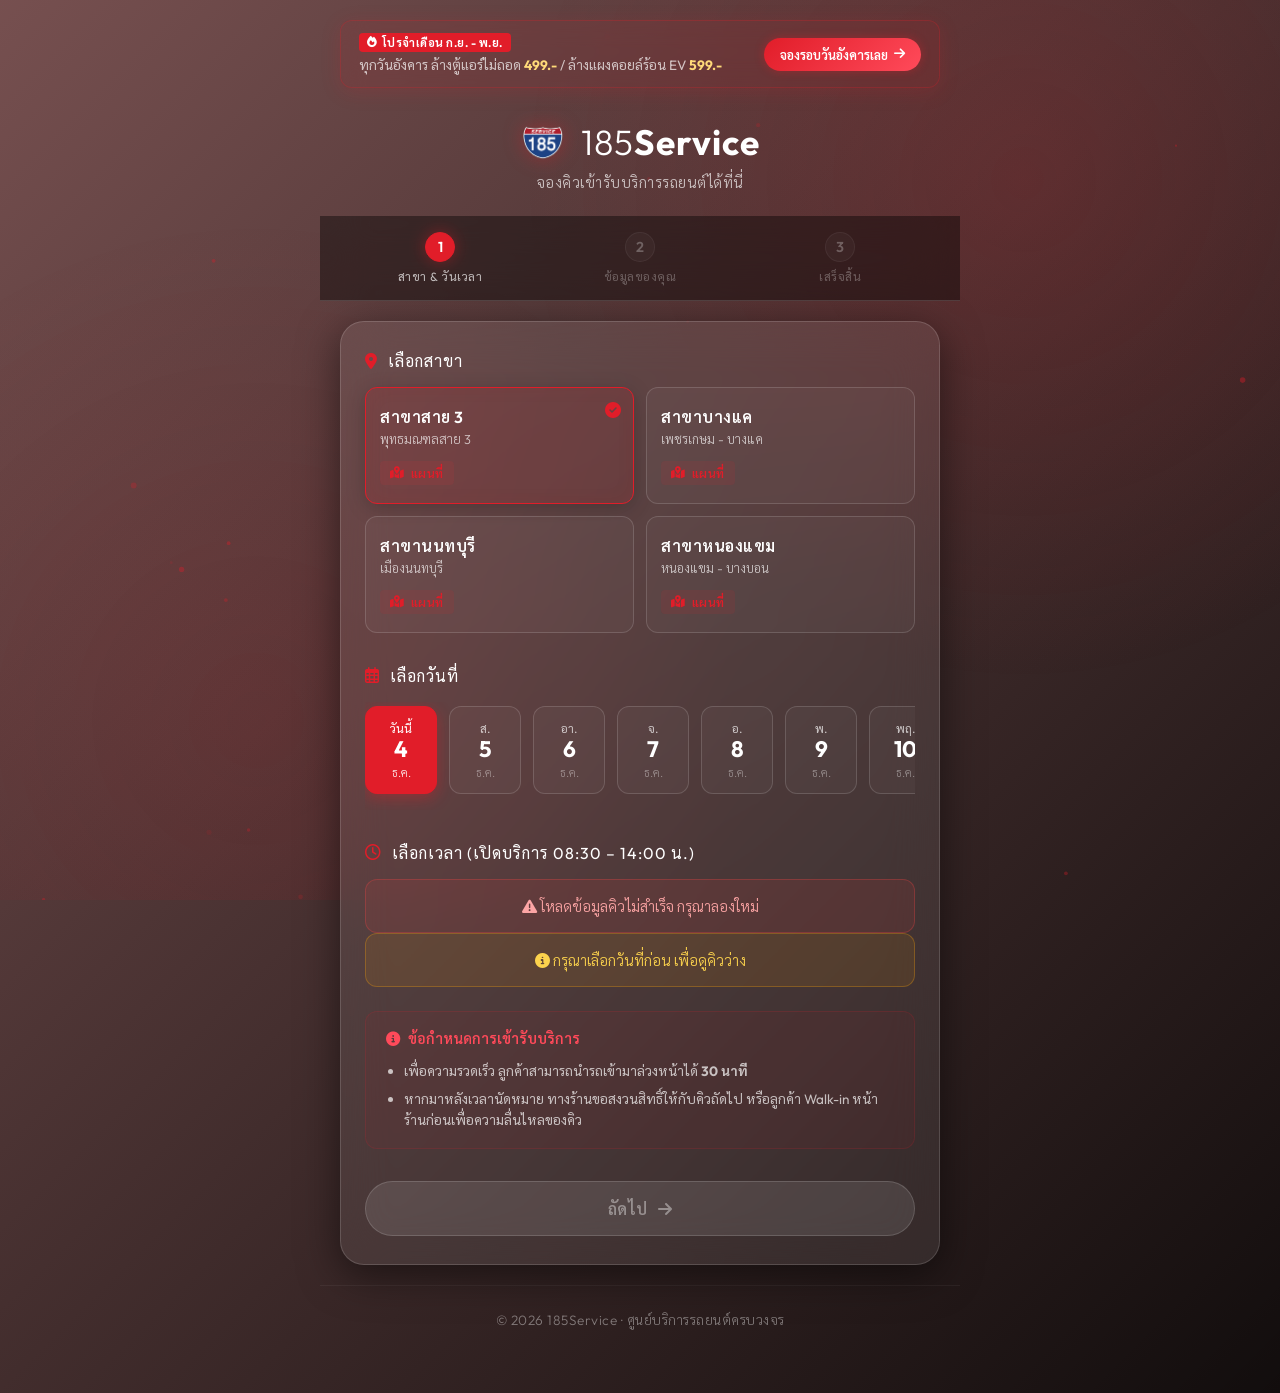
<file: index.html>
<!DOCTYPE html>
<html lang="th">
<head>
  <meta charset="UTF-8">
  <meta name="viewport" content="width=device-width, initial-scale=1.0, maximum-scale=1.0, user-scalable=no">
  <title>จองคิวบริการรถยนต์ - 185Service</title>
  <meta name="description" content="จองคิวเข้ารับบริการรถยนต์กับ 185Service ทั้ง 4 สาขา สาย 3, บางแค, นนทบุรี, หนองแขม">
  <meta name="theme-color" content="#0a0a0a">
  <link href="https://fonts.googleapis.com/css2?family=Outfit:wght@300;400;600;700&family=Sarabun:wght@300;400;600;700&display=swap" rel="stylesheet">
  <link rel="stylesheet" href="style.css">
  <!-- Flatpickr removed for custom date roller -->
  <link rel="stylesheet" href="https://cdnjs.cloudflare.com/ajax/libs/font-awesome/6.4.0/css/all.min.css">
</head>
<body>
  <div class="background-decor">
    <canvas id="particleCanvas"></canvas>
    <div class="glow-circle primary-glow"></div>
    <div class="glow-circle secondary-glow"></div>
  </div>

  <div class="container">
    <!-- Sticky Promo Banner -->
    <div class="promo-banner" id="promoBanner">
      <div class="promo-banner-content">
        <span class="promo-banner-badge"><i class="fa-solid fa-fire"></i> โปรจำเดือน ก.ย. - พ.ย.</span>
        <span class="promo-banner-text">ทุกวันอังคาร ล้างตู้แอร์ไม่ถอด <strong>499.-</strong> / ล้างแผงคอยล์ร้อน EV <strong>599.-</strong></span>
      </div>
      <button type="button" class="promo-banner-btn" onclick="scrollToDateRoller()">
        จองรอบวันอังคารเลย <i class="fa-solid fa-arrow-right"></i>
      </button>
    </div>

    <!-- Header -->
    <header class="app-header">
      <div class="logo-container">
        <img src="logo.png" alt="185Service Logo" class="brand-logo">
        <h1>185<span>Service</span></h1>
      </div>
      <p class="subtitle">จองคิวเข้ารับบริการรถยนต์ได้ที่นี่</p>
    </header>

    <!-- Step Tracker -->
    <div class="step-tracker">
      <div class="step-item active" id="step1-indicator">
        <div class="step-number">1</div>
        <div class="step-label">สาขา & วันเวลา</div>
      </div>
      <div class="step-item" id="step2-indicator">
        <div class="step-number">2</div>
        <div class="step-label">ข้อมูลของคุณ</div>
      </div>
      <div class="step-item" id="step3-indicator">
        <div class="step-number">3</div>
        <div class="step-label">เสร็จสิ้น</div>
      </div>
    </div>

    <!-- Main Form Card -->
    <div class="booking-card">
      <form id="bookingForm" onsubmit="handleFormSubmit(event)">

        <!-- ═══ STEP 1 ═══ -->
        <section class="form-step active" id="step1">

          <p class="section-title"><i class="fa-solid fa-location-dot"></i> เลือกสาขา</p>
          <div class="branch-grid">
            <label class="branch-card" data-branch="สาย 3">
              <input type="radio" name="branch" value="สาย 3" required checked>
              <div class="branch-card-content">
                <span class="branch-check"><i class="fa-solid fa-circle-check"></i></span>
                <span class="branch-badge-container"></span>
                <h3>สาขาสาย 3</h3>
                <p>พุทธมณฑลสาย 3</p>
                <a href="https://g.page/185service?share" target="_blank" class="map-link" onclick="event.stopPropagation()">
                  <i class="fa-solid fa-map-location-dot"></i> แผนที่
                </a>
              </div>
            </label>

            <label class="branch-card" data-branch="บางแค">
              <input type="radio" name="branch" value="บางแค">
              <div class="branch-card-content">
                <span class="branch-check"><i class="fa-solid fa-circle-check"></i></span>
                <span class="branch-badge-container"></span>
                <h3>สาขาบางแค</h3>
                <p>เพชรเกษม - บางแค</p>
                <a href="https://goo.gl/maps/C2Uupo4dGqGYYdb2A" target="_blank" class="map-link" onclick="event.stopPropagation()">
                  <i class="fa-solid fa-map-location-dot"></i> แผนที่
                </a>
              </div>
            </label>

            <label class="branch-card" data-branch="นนทบุรี">
              <input type="radio" name="branch" value="นนทบุรี">
              <div class="branch-card-content">
                <span class="branch-check"><i class="fa-solid fa-circle-check"></i></span>
                <span class="branch-badge-container"></span>
                <h3>สาขานนทบุรี</h3>
                <p>เมืองนนทบุรี</p>
                <a href="https://maps.app.goo.gl/wNKD2hJgcVCFRywFA" target="_blank" class="map-link" onclick="event.stopPropagation()">
                  <i class="fa-solid fa-map-location-dot"></i> แผนที่
                </a>
              </div>
            </label>

            <label class="branch-card" data-branch="หนองแขม">
              <input type="radio" name="branch" value="หนองแขม">
              <div class="branch-card-content">
                <span class="branch-check"><i class="fa-solid fa-circle-check"></i></span>
                <span class="branch-badge-container"></span>
                <h3>สาขาหนองแขม</h3>
                <p>หนองแขม - บางบอน</p>
                <a href="https://maps.app.goo.gl/d94m3HN3ZQEVDxrSA" target="_blank" class="map-link" onclick="event.stopPropagation()">
                  <i class="fa-solid fa-map-location-dot"></i> แผนที่
                </a>
              </div>
            </label>
          </div>

          <p class="section-title mt-4"><i class="fa-regular fa-calendar-days"></i> เลือกวันที่</p>
          <div class="date-roller-container">
            <div class="date-roller" id="dateRoller">
              <!-- JS will inject date cards here -->
            </div>
            <input type="hidden" id="bookingDate" name="bookingDate" required>
          </div>

          <p class="section-title mt-4"><i class="fa-regular fa-clock"></i> เลือกเวลา (เปิดบริการ 08:30 – 14:00 น.)</p>
          <div class="time-grid hidden" id="timeSlotsLoading">
            <div class="skeleton-slot"></div>
            <div class="skeleton-slot"></div>
            <div class="skeleton-slot"></div>
            <div class="skeleton-slot"></div>
            <div class="skeleton-slot"></div>
            <div class="skeleton-slot"></div>
          </div>
          <div class="time-slots-info error-message hidden" id="timeSlotsError">
            <i class="fa-solid fa-triangle-exclamation"></i> โหลดข้อมูลคิวไม่สำเร็จ กรุณาลองใหม่
          </div>
          <div class="time-slots-info warning-message" id="selectDateWarning">
            <i class="fa-solid fa-circle-info"></i> กรุณาเลือกวันที่ก่อน เพื่อดูคิวว่าง
          </div>
          <div class="time-grid hidden" id="timeGrid"></div>

          <div class="booking-note">
            <p class="note-title"><i class="fa-solid fa-circle-info"></i> ข้อกำหนดการเข้ารับบริการ</p>
            <ul>
              <li>เพื่อความรวดเร็ว ลูกค้าสามารถนำรถเข้ามาล่วงหน้าได้ <strong>30 นาที</strong></li>
              <li>หากมาหลังเวลานัดหมาย ทางร้านขอสงวนสิทธิ์ให้กับคิวถัดไป หรือลูกค้า Walk-in หน้าร้านก่อนเพื่อความลื่นไหลของคิว</li>
            </ul>
          </div>

          <div class="form-navigation mt-4">
            <button type="button" class="btn btn-primary btn-next" onclick="goToStep(2)" disabled id="btnNextStep1">
              ถัดไป <i class="fa-solid fa-arrow-right"></i>
            </button>
          </div>
        </section>

        <!-- ═══ STEP 2 ═══ -->
        <section class="form-step" id="step2">
          <div class="inner-card">
            <p class="section-title"><i class="fa-regular fa-address-card"></i> ข้อมูลผู้ติดต่อ</p>

            <div class="form-group">
              <label for="customerName"><i class="fa-solid fa-user"></i> ชื่อผู้ติดต่อ <span class="required">*</span></label>
              <input type="text" id="customerName" name="customerName" required placeholder="เช่น คุณสมชาย ใจดี">
            </div>

            <div class="form-group">
              <label for="customerPhone"><i class="fa-solid fa-phone"></i> เบอร์โทรศัพท์ <span class="required">*</span></label>
              <input type="tel" id="customerPhone" name="customerPhone" required placeholder="เช่น 0891234567" inputmode="numeric" pattern="[0-9]{9,10}">
            </div>
          </div>

          <div class="inner-card mt-4">
            <p class="section-title"><i class="fa-solid fa-car"></i> ข้อมูลรถยนต์</p>

            <div class="form-group">
              <label for="carLicense"><i class="fa-solid fa-id-card"></i> ทะเบียนรถ <span class="required">*</span></label>
              <input type="text" id="carLicense" name="carLicense" required placeholder="เช่น กข 1234 กรุงเทพฯ" autocomplete="off">
            </div>

             <div class="form-group">
              <label for="carModel"><i class="fa-solid fa-car-side"></i> ยี่ห้อ / รุ่นรถ <span class="required">*</span></label>
              <input type="text" id="carModel" name="carModel" required placeholder="เช่น Toyota Camry ปี 2022">
            </div>

            <div class="form-group" style="margin-bottom: 0;">
              <label for="serviceDetails"><i class="fa-solid fa-wrench"></i> รายละเอียดบริการ / อาการที่ต้องการแจ้ง</label>
              <textarea id="serviceDetails" name="serviceDetails" rows="3" placeholder="ระบุบริการที่ต้องการ หรืออาการชำรุด เช่น เช็คระยะ เปลี่ยนน้ำมัน แอร์ไม่เย็น"></textarea>
              <div class="symptom-tags">
                <span class="tag-btn" onclick="addSymptom('เช็คแอร์')">เช็คแอร์</span>
                <span class="tag-btn" onclick="addSymptom('แอร์ไม่เย็นมีแต่ลมร้อน')">แอร์ไม่เย็นมีแต่ลมร้อน</span>
                <span class="tag-btn" onclick="addSymptom('แอร์เย็นข้างเดียว')">แอร์เย็นข้างเดียว</span>
                <span class="tag-btn" onclick="addSymptom('แอร์มีกลิ่นเหม็นอับ')">แอร์มีกลิ่นเหม็นอับ</span>
                <span class="tag-btn" onclick="addSymptom('แอร์มีเสียงดัง')">แอร์มีเสียงดัง</span>
                <span class="tag-btn" onclick="addSymptom('ขับเย็นจอดไม่เย็น')">ขับเย็นจอดไม่เย็น</span>
              </div>
            </div>
          </div>

          <div class="booking-note">
            <p class="note-title"><i class="fa-solid fa-circle-info"></i> ข้อกำหนดการเข้ารับบริการ</p>
            <ul>
              <li>เพื่อความรวดเร็ว ลูกค้าสามารถนำรถเข้ามาล่วงหน้าได้ <strong>30 นาที</strong></li>
              <li>หากมาหลังเวลานัดหมาย ทางร้านขอสงวนสิทธิ์ให้กับคิวถัดไป หรือลูกค้า Walk-in หน้าร้านก่อนเพื่อความลื่นไหลของคิว</li>
            </ul>
          </div>

          <div class="form-navigation">
            <button type="button" class="btn btn-secondary" onclick="goToStep(1)">
              <i class="fa-solid fa-arrow-left"></i> ย้อนกลับ
            </button>
            <button type="submit" class="btn btn-primary" id="btnSubmit">
              ยืนยันการจอง <i class="fa-solid fa-circle-check"></i>
            </button>
          </div>
        </section>

        <!-- ═══ STEP 3 SUCCESS ═══ -->
        <section class="form-step success-container" id="step3">
          <div class="success-checkmark">
            <svg class="checkmark" xmlns="http://www.w3.org/2000/svg" viewBox="0 0 52 52">
              <circle class="checkmark__circle" cx="26" cy="26" r="25" fill="none"/>
              <path class="checkmark__check" fill="none" d="M14.1 27.2l7.1 7.2 16.7-16.8"/>
            </svg>
          </div>
          <h2>จองคิวสำเร็จ! 🎉</h2>
          <p>ระบบบันทึกข้อมูลและแจ้งแอดมินเรียบร้อยแล้วครับ</p>

          <div class="booking-summary-card">
            <h3><i class="fa-solid fa-receipt"></i> สรุปการจอง</h3>
            <div class="summary-row">
              <span class="summary-label">สาขา</span>
              <span class="summary-value" id="sumBranch">-</span>
            </div>
            <div class="summary-row">
              <span class="summary-label">วันเวลาที่นัด</span>
              <span class="summary-value highlight" id="sumDateTime">-</span>
            </div>
            <div class="summary-row">
              <span class="summary-label">ชื่อ</span>
              <span class="summary-value" id="sumName">-</span>
            </div>
            <div class="summary-row">
              <span class="summary-label">ทะเบียน / รุ่น</span>
              <span class="summary-value" id="sumCar">-</span>
            </div>
          </div>

          <div class="success-actions">
            <button type="button" class="btn btn-secondary" onclick="resetForm()">
              <i class="fa-solid fa-rotate-left"></i> จองคิวใหม่
            </button>
          </div>
        </section>

      </form>
    </div>

    <footer class="app-footer-info">
      <p>© 2026 185Service · ศูนย์บริการรถยนต์ครบวงจร</p>
    </footer>
  </div>

  <!-- Flatpickr removed -->
  <script src="app.js"></script>
</body>
</html>
</file>
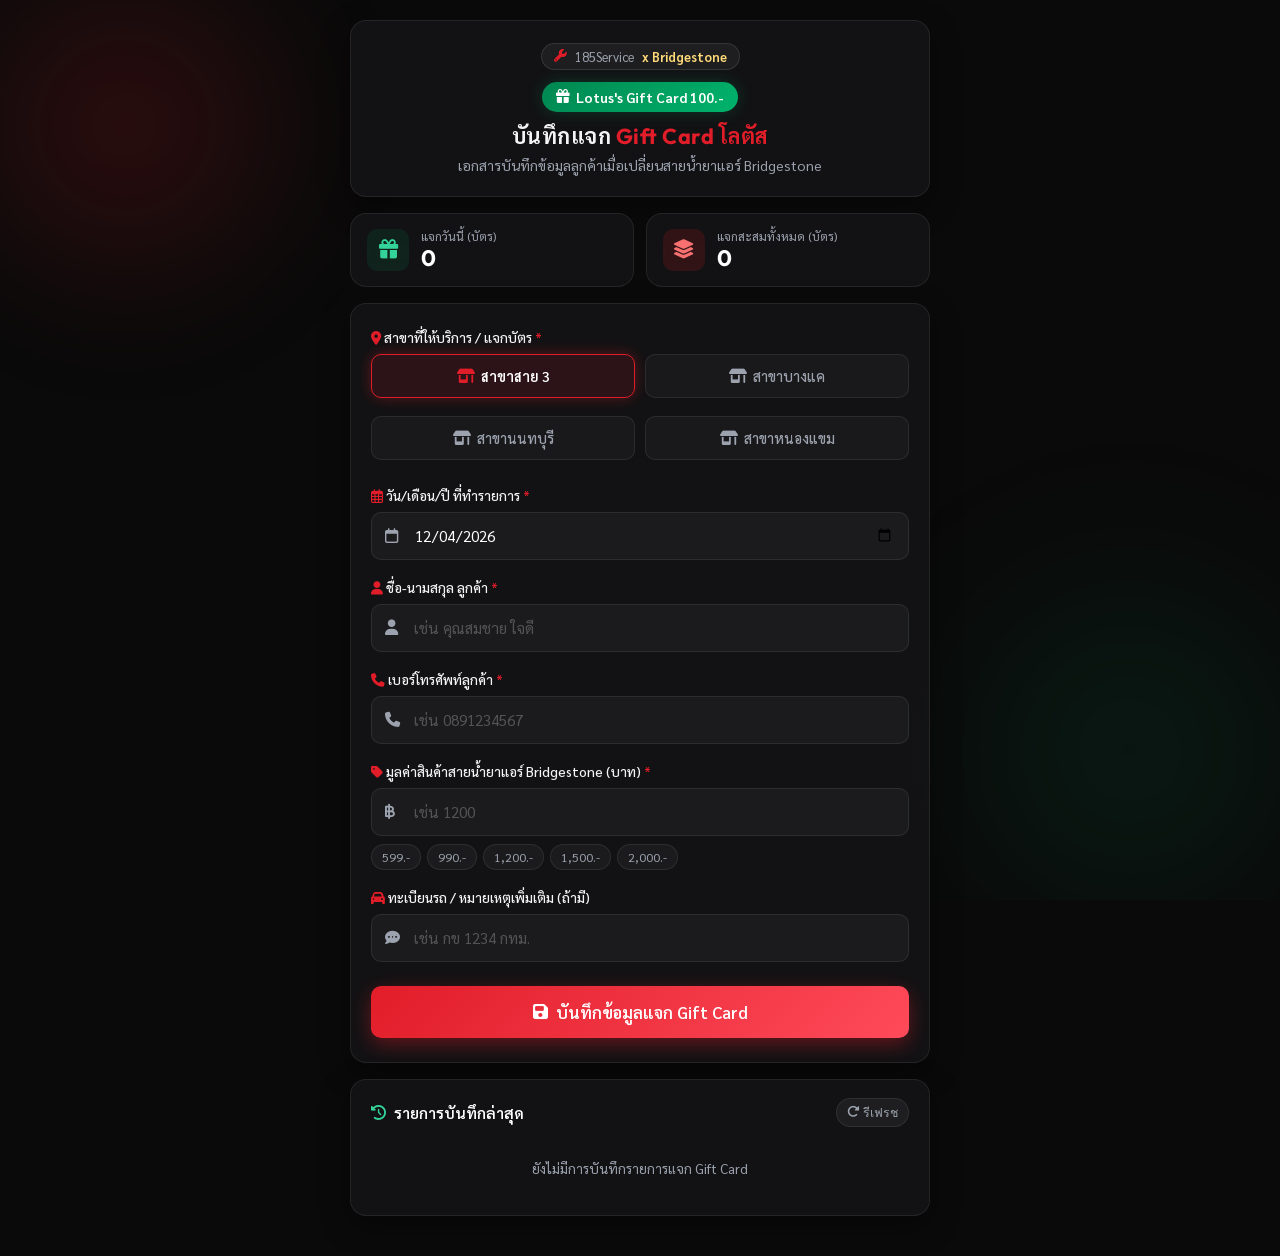
<file: promotionxbrid/index.html>
<!DOCTYPE html>
<html lang="th">
<head>
  <meta charset="UTF-8">
  <meta name="viewport" content="width=device-width, initial-scale=1.0, maximum-scale=1.0, user-scalable=no">
  <title>บันทึกแจก Gift Card Lotus's 100.- | 185Service x Bridgestone</title>
  <meta name="description" content="ระบบบันทึกข้อมูลลูกค้าที่ได้รับบัตรของขวัญโลตัส 100 บาท เมื่อเปลี่ยนสายน้ำยาแอร์ Bridgestone">
  <meta name="theme-color" content="#0a0a0a">
  <link href="https://fonts.googleapis.com/css2?family=Outfit:wght@300;400;600;700&family=Sarabun:wght@300;400;500;600;700&display=swap" rel="stylesheet">
  <link rel="stylesheet" href="https://cdnjs.cloudflare.com/ajax/libs/font-awesome/6.4.0/css/all.min.css">
  <style>
    :root {
      --bg: #0a0a0a;
      --card-bg: rgba(22, 22, 24, 0.75);
      --card-border: rgba(255, 255, 255, 0.08);
      --red: #e11d29;
      --red-glow: rgba(225, 29, 41, 0.35);
      --lotus-green: #008751;
      --lotus-glow: rgba(0, 135, 81, 0.3);
      --text: #f4f4f6;
      --text-dim: #9ca3af;
      --radius: 16px;
      --radius-sm: 10px;
      --transition: 0.25s cubic-bezier(0.4, 0, 0.2, 1);
    }

    * {
      box-sizing: border-box;
      margin: 0;
      padding: 0;
      -webkit-tap-highlight-color: transparent;
    }

    body {
      font-family: 'Sarabun', -apple-system, BlinkMacSystemFont, sans-serif;
      background-color: var(--bg);
      color: var(--text);
      min-height: 100vh;
      display: flex;
      justify-content: center;
      padding: 20px 14px 40px;
      position: relative;
      overflow-x: hidden;
    }

    /* Ambient Background Glow */
    .bg-decor {
      position: fixed;
      inset: 0;
      pointer-events: none;
      z-index: 0;
      overflow: hidden;
    }
    .glow-1 {
      position: absolute;
      width: 450px;
      height: 450px;
      top: -100px;
      left: -100px;
      background: radial-gradient(circle, rgba(225, 29, 41, 0.18) 0%, transparent 70%);
      filter: blur(50px);
    }
    .glow-2 {
      position: absolute;
      width: 500px;
      height: 500px;
      bottom: -100px;
      right: -100px;
      background: radial-gradient(circle, rgba(0, 135, 81, 0.14) 0%, transparent 70%);
      filter: blur(60px);
    }

    .container {
      width: 100%;
      max-width: 580px;
      position: relative;
      z-index: 1;
      display: flex;
      flex-direction: column;
      gap: 16px;
    }

    /* Header */
    .header {
      background: var(--card-bg);
      backdrop-filter: blur(16px);
      -webkit-backdrop-filter: blur(16px);
      border: 1px solid var(--card-border);
      border-radius: var(--radius);
      padding: 22px 20px;
      text-align: center;
      position: relative;
      box-shadow: 0 10px 30px rgba(0,0,0,0.4);
    }

    .brand-bar {
      display: inline-flex;
      align-items: center;
      gap: 8px;
      background: rgba(255, 255, 255, 0.05);
      border: 1px solid rgba(255, 255, 255, 0.1);
      padding: 4px 12px;
      border-radius: 99px;
      font-size: 0.8rem;
      color: var(--text-dim);
      margin-bottom: 12px;
    }
    .brand-bar span.highlight {
      color: #ffda79;
      font-weight: 700;
    }

    .gift-badge {
      display: inline-flex;
      align-items: center;
      gap: 6px;
      background: linear-gradient(135deg, #008751 0%, #00b36b 100%);
      color: #fff;
      font-weight: 700;
      font-size: 0.85rem;
      padding: 6px 14px;
      border-radius: 99px;
      box-shadow: 0 0 16px var(--lotus-glow);
      margin-bottom: 10px;
    }

    .header h1 {
      font-family: 'Outfit', 'Sarabun', sans-serif;
      font-size: 1.35rem;
      font-weight: 700;
      letter-spacing: 0.5px;
      margin-bottom: 6px;
      line-height: 1.3;
    }
    .header h1 span {
      color: var(--red);
    }

    .header p {
      font-size: 0.88rem;
      color: var(--text-dim);
    }

    /* Stats Row */
    .stats-grid {
      display: grid;
      grid-template-columns: 1fr 1fr;
      gap: 12px;
    }

    .stat-card {
      background: var(--card-bg);
      backdrop-filter: blur(16px);
      -webkit-backdrop-filter: blur(16px);
      border: 1px solid var(--card-border);
      border-radius: var(--radius);
      padding: 14px 16px;
      display: flex;
      align-items: center;
      gap: 12px;
    }
    .stat-icon {
      width: 42px;
      height: 42px;
      border-radius: 10px;
      display: flex;
      align-items: center;
      justify-content: center;
      font-size: 1.2rem;
      flex-shrink: 0;
    }
    .stat-icon.green {
      background: rgba(0, 135, 81, 0.15);
      color: #34d399;
    }
    .stat-icon.red {
      background: rgba(225, 29, 41, 0.15);
      color: #f87171;
    }
    .stat-info {
      display: flex;
      flex-direction: column;
    }
    .stat-label {
      font-size: 0.76rem;
      color: var(--text-dim);
    }
    .stat-value {
      font-size: 1.4rem;
      font-weight: 700;
      font-family: 'Outfit', sans-serif;
      color: #fff;
    }

    /* Main Form */
    .form-card {
      background: var(--card-bg);
      backdrop-filter: blur(16px);
      -webkit-backdrop-filter: blur(16px);
      border: 1px solid var(--card-border);
      border-radius: var(--radius);
      padding: 24px 20px;
      box-shadow: 0 10px 30px rgba(0,0,0,0.4);
    }

    .form-section-title {
      font-size: 0.95rem;
      font-weight: 600;
      color: #fff;
      display: flex;
      align-items: center;
      gap: 8px;
      margin-bottom: 16px;
      padding-bottom: 8px;
      border-bottom: 1px solid rgba(255, 255, 255, 0.06);
    }
    .form-section-title i {
      color: var(--red);
    }

    .form-group {
      margin-bottom: 18px;
    }

    .form-group label {
      display: block;
      font-size: 0.85rem;
      font-weight: 500;
      color: var(--text);
      margin-bottom: 8px;
    }
    .form-group label span.req {
      color: var(--red);
    }

    /* Branch Radio Buttons */
    .branch-selector {
      display: grid;
      grid-template-columns: 1fr 1fr;
      gap: 10px;
    }

    .branch-option {
      position: relative;
      cursor: pointer;
    }

    .branch-option input {
      position: absolute;
      opacity: 0;
      width: 0;
      height: 0;
    }

    .branch-option-box {
      background: rgba(255, 255, 255, 0.03);
      border: 1px solid var(--card-border);
      border-radius: var(--radius-sm);
      padding: 12px 10px;
      text-align: center;
      transition: var(--transition);
      display: flex;
      align-items: center;
      justify-content: center;
      gap: 6px;
      font-size: 0.9rem;
      font-weight: 500;
      color: var(--text-dim);
    }

    .branch-option:hover .branch-option-box {
      background: rgba(255, 255, 255, 0.06);
      border-color: rgba(255, 255, 255, 0.2);
      color: #fff;
    }

    .branch-option input:checked + .branch-option-box {
      background: rgba(225, 29, 41, 0.12);
      border-color: var(--red);
      color: #fff;
      font-weight: 600;
      box-shadow: 0 0 14px var(--red-glow);
    }

    .branch-option input:checked + .branch-option-box i {
      color: var(--red);
    }

    /* Inputs */
    .input-wrapper {
      position: relative;
      display: flex;
      align-items: center;
    }

    .input-icon {
      position: absolute;
      left: 14px;
      color: var(--text-dim);
      font-size: 0.95rem;
      pointer-events: none;
      transition: color var(--transition);
    }

    .form-input {
      width: 100%;
      height: 48px;
      background: rgba(255, 255, 255, 0.04);
      border: 1px solid var(--card-border);
      border-radius: var(--radius-sm);
      padding: 0 14px 0 42px;
      font-family: inherit;
      font-size: 0.95rem;
      color: #fff;
      transition: var(--transition);
      outline: none;
    }

    .form-input:focus {
      background: rgba(255, 255, 255, 0.07);
      border-color: var(--red);
      box-shadow: 0 0 0 3px rgba(225, 29, 41, 0.15);
    }

    .form-input:focus ~ .input-icon {
      color: var(--red);
    }

    .form-input::placeholder {
      color: rgba(255, 255, 255, 0.25);
    }

    /* Price Quick Chips */
    .price-chips {
      display: flex;
      flex-wrap: wrap;
      gap: 6px;
      margin-top: 8px;
    }

    .price-chip {
      background: rgba(255, 255, 255, 0.04);
      border: 1px solid var(--card-border);
      border-radius: 99px;
      padding: 4px 10px;
      font-size: 0.76rem;
      color: var(--text-dim);
      cursor: pointer;
      transition: var(--transition);
    }

    .price-chip:hover {
      background: rgba(225, 29, 41, 0.1);
      border-color: var(--red);
      color: #fff;
    }

    .price-chip.active {
      background: var(--red);
      border-color: var(--red);
      color: #fff;
      font-weight: 600;
    }

    /* Submit Button */
    .btn-submit {
      width: 100%;
      height: 52px;
      background: linear-gradient(135deg, var(--red) 0%, #ff4a5a 100%);
      color: #fff;
      border: none;
      border-radius: var(--radius-sm);
      font-family: inherit;
      font-size: 1.05rem;
      font-weight: 600;
      cursor: pointer;
      display: flex;
      align-items: center;
      justify-content: center;
      gap: 8px;
      box-shadow: 0 6px 20px rgba(225, 29, 41, 0.4);
      transition: var(--transition);
      margin-top: 24px;
    }

    .btn-submit:hover:not(:disabled) {
      transform: translateY(-2px);
      box-shadow: 0 8px 25px rgba(225, 29, 41, 0.6);
    }

    .btn-submit:active:not(:disabled) {
      transform: scale(0.98);
    }

    .btn-submit:disabled {
      opacity: 0.6;
      cursor: not-allowed;
      box-shadow: none;
    }

    /* Status Message Banner */
    .msg-banner {
      padding: 12px 14px;
      border-radius: var(--radius-sm);
      font-size: 0.88rem;
      display: none;
      align-items: center;
      gap: 10px;
      margin-top: 14px;
      animation: fadeIn 0.3s ease-out;
    }
    .msg-banner.success {
      display: flex;
      background: rgba(0, 135, 81, 0.15);
      border: 1px solid rgba(0, 135, 81, 0.4);
      color: #34d399;
    }
    .msg-banner.error {
      display: flex;
      background: rgba(225, 29, 41, 0.15);
      border: 1px solid rgba(225, 29, 41, 0.4);
      color: #f87171;
    }

    /* Recent Records Drawer */
    .recent-section {
      background: var(--card-bg);
      backdrop-filter: blur(16px);
      -webkit-backdrop-filter: blur(16px);
      border: 1px solid var(--card-border);
      border-radius: var(--radius);
      padding: 18px 20px;
      box-shadow: 0 10px 30px rgba(0,0,0,0.4);
    }

    .recent-header {
      display: flex;
      justify-content: space-between;
      align-items: center;
      margin-bottom: 12px;
    }
    .recent-header h3 {
      font-size: 0.95rem;
      font-weight: 600;
      color: #fff;
      display: flex;
      align-items: center;
      gap: 8px;
    }
    .btn-refresh {
      background: rgba(255, 255, 255, 0.05);
      border: 1px solid var(--card-border);
      color: var(--text-dim);
      border-radius: 99px;
      padding: 4px 10px;
      font-size: 0.78rem;
      cursor: pointer;
      display: flex;
      align-items: center;
      gap: 4px;
      transition: var(--transition);
    }
    .btn-refresh:hover {
      color: #fff;
      background: rgba(255, 255, 255, 0.1);
    }

    .recent-list {
      display: flex;
      flex-direction: column;
      gap: 8px;
      max-height: 260px;
      overflow-y: auto;
    }
    .recent-list::-webkit-scrollbar {
      width: 4px;
    }
    .recent-list::-webkit-scrollbar-thumb {
      background: rgba(255, 255, 255, 0.15);
      border-radius: 4px;
    }

    .recent-item {
      background: rgba(255, 255, 255, 0.02);
      border: 1px solid rgba(255, 255, 255, 0.05);
      border-radius: var(--radius-sm);
      padding: 10px 12px;
      display: flex;
      justify-content: space-between;
      align-items: center;
      font-size: 0.85rem;
      transition: var(--transition);
    }
    .recent-item:hover {
      background: rgba(255, 255, 255, 0.04);
      border-color: rgba(255, 255, 255, 0.1);
    }
    .recent-item-left {
      display: flex;
      flex-direction: column;
      gap: 2px;
    }
    .recent-item-name {
      font-weight: 600;
      color: #fff;
    }
    .recent-item-sub {
      font-size: 0.75rem;
      color: var(--text-dim);
      display: flex;
      gap: 8px;
    }
    .recent-item-price {
      font-family: 'Outfit', sans-serif;
      font-weight: 700;
      color: #34d399;
      font-size: 0.95rem;
    }

    .empty-state {
      text-align: center;
      padding: 20px 10px;
      color: var(--text-dim);
      font-size: 0.85rem;
    }

    /* Modal Popup */
    .modal-overlay {
      position: fixed;
      inset: 0;
      background: rgba(0, 0, 0, 0.75);
      backdrop-filter: blur(8px);
      -webkit-backdrop-filter: blur(8px);
      z-index: 100;
      display: none;
      align-items: center;
      justify-content: center;
      padding: 20px;
      animation: fadeIn 0.25s ease-out;
    }
    .modal-overlay.active {
      display: flex;
    }
    .modal-card {
      width: 100%;
      max-width: 400px;
      background: #141416;
      border: 1px solid rgba(0, 135, 81, 0.4);
      border-radius: var(--radius);
      padding: 28px 22px;
      text-align: center;
      box-shadow: 0 20px 50px rgba(0,0,0,0.8);
      position: relative;
      animation: scaleUp 0.3s cubic-bezier(0.34, 1.56, 0.64, 1);
    }
    .modal-icon {
      width: 64px;
      height: 64px;
      border-radius: 50%;
      background: rgba(0, 135, 81, 0.15);
      border: 2px solid #008751;
      color: #34d399;
      display: flex;
      align-items: center;
      justify-content: center;
      font-size: 1.8rem;
      margin: 0 auto 16px;
      box-shadow: 0 0 20px var(--lotus-glow);
    }
    .modal-title {
      font-size: 1.25rem;
      font-weight: 700;
      color: #fff;
      margin-bottom: 6px;
    }
    .modal-desc {
      font-size: 0.88rem;
      color: var(--text-dim);
      margin-bottom: 20px;
      line-height: 1.5;
    }
    .modal-card-summary {
      background: rgba(255, 255, 255, 0.04);
      border-radius: var(--radius-sm);
      padding: 12px;
      margin-bottom: 20px;
      text-align: left;
      font-size: 0.85rem;
    }
    .modal-card-summary div {
      display: flex;
      justify-content: space-between;
      margin-bottom: 4px;
    }
    .modal-card-summary div:last-child {
      margin-bottom: 0;
    }
    .modal-card-summary span.val {
      font-weight: 600;
      color: #fff;
    }
    .btn-modal {
      width: 100%;
      height: 46px;
      background: linear-gradient(135deg, #008751 0%, #00b36b 100%);
      color: #fff;
      border: none;
      border-radius: var(--radius-sm);
      font-family: inherit;
      font-size: 0.95rem;
      font-weight: 600;
      cursor: pointer;
      box-shadow: 0 4px 15px var(--lotus-glow);
      transition: var(--transition);
    }
    .btn-modal:hover {
      transform: translateY(-1px);
    }

    @keyframes fadeIn {
      from { opacity: 0; }
      to { opacity: 1; }
    }
    @keyframes scaleUp {
      from { opacity: 0; transform: scale(0.9); }
      to { opacity: 1; transform: scale(1); }
    }
  </style>
</head>
<body>
  <div class="bg-decor">
    <div class="glow-1"></div>
    <div class="glow-2"></div>
  </div>

  <div class="container">
    <!-- Header -->
    <header class="header">
      <div class="brand-bar">
        <i class="fa-solid fa-wrench" style="color: var(--red);"></i> 185Service <span class="highlight">x Bridgestone</span>
      </div>
      <div>
        <span class="gift-badge"><i class="fa-solid fa-gift"></i> Lotus's Gift Card 100.-</span>
      </div>
      <h1>บันทึกแจก <span>Gift Card โลตัส</span></h1>
      <p>เอกสารบันทึกข้อมูลลูกค้าเมื่อเปลี่ยนสายน้ำยาแอร์ Bridgestone</p>
    </header>

    <!-- Stats -->
    <div class="stats-grid">
      <div class="stat-card">
        <div class="stat-icon green"><i class="fa-solid fa-gift"></i></div>
        <div class="stat-info">
          <span class="stat-label">แจกวันนี้ (บัตร)</span>
          <span class="stat-value" id="todayCount">0</span>
        </div>
      </div>
      <div class="stat-card">
        <div class="stat-icon red"><i class="fa-solid fa-layer-group"></i></div>
        <div class="stat-info">
          <span class="stat-label">แจกสะสมทั้งหมด (บัตร)</span>
          <span class="stat-value" id="totalCount">0</span>
        </div>
      </div>
    </div>

    <!-- Main Entry Form -->
    <main class="form-card">
      <form id="promoForm" onsubmit="handleSubmit(event)">
        
        <!-- 1. สาขา -->
        <div class="form-group">
          <label><i class="fa-solid fa-location-dot" style="color: var(--red);"></i> สาขาที่ให้บริการ / แจกบัตร <span class="req">*</span></label>
          <div class="branch-selector">
            <label class="branch-option">
              <input type="radio" name="branch" value="สาย 3" checked onchange="saveBranchPreference('สาย 3')">
              <div class="branch-option-box">
                <i class="fa-solid fa-shop"></i> สาขาสาย 3
              </div>
            </label>
            <label class="branch-option">
              <input type="radio" name="branch" value="บางแค" onchange="saveBranchPreference('บางแค')">
              <div class="branch-option-box">
                <i class="fa-solid fa-shop"></i> สาขาบางแค
              </div>
            </label>
            <label class="branch-option">
              <input type="radio" name="branch" value="นนทบุรี" onchange="saveBranchPreference('นนทบุรี')">
              <div class="branch-option-box">
                <i class="fa-solid fa-shop"></i> สาขานนทบุรี
              </div>
            </label>
            <label class="branch-option">
              <input type="radio" name="branch" value="หนองแขม" onchange="saveBranchPreference('หนองแขม')">
              <div class="branch-option-box">
                <i class="fa-solid fa-shop"></i> สาขาหนองแขม
              </div>
            </label>
          </div>
        </div>

        <!-- 2. วันที่ -->
        <div class="form-group">
          <label for="entryDate"><i class="fa-regular fa-calendar-days" style="color: var(--red);"></i> วัน/เดือน/ปี ที่ทำรายการ <span class="req">*</span></label>
          <div class="input-wrapper">
            <input type="date" id="entryDate" name="entryDate" required class="form-input">
            <i class="fa-regular fa-calendar input-icon"></i>
          </div>
        </div>

        <!-- 3. ชื่อ-นามสกุล -->
        <div class="form-group">
          <label for="customerName"><i class="fa-solid fa-user" style="color: var(--red);"></i> ชื่อ-นามสกุล ลูกค้า <span class="req">*</span></label>
          <div class="input-wrapper">
            <input type="text" id="customerName" name="customerName" required placeholder="เช่น คุณสมชาย ใจดี" class="form-input">
            <i class="fa-solid fa-user input-icon"></i>
          </div>
        </div>

        <!-- 4. เบอร์โทร -->
        <div class="form-group">
          <label for="customerPhone"><i class="fa-solid fa-phone" style="color: var(--red);"></i> เบอร์โทรศัพท์ลูกค้า <span class="req">*</span></label>
          <div class="input-wrapper">
            <input type="tel" id="customerPhone" name="customerPhone" required placeholder="เช่น 0891234567" inputmode="numeric" pattern="[0-9]{9,10}" class="form-input">
            <i class="fa-solid fa-phone input-icon"></i>
          </div>
        </div>

        <!-- 5. มูลค่าสินค้าสายน้ำยาแอร์ -->
        <div class="form-group">
          <label for="productValue"><i class="fa-solid fa-tag" style="color: var(--red);"></i> มูลค่าสินค้าสายน้ำยาแอร์ Bridgestone (บาท) <span class="req">*</span></label>
          <div class="input-wrapper">
            <input type="number" id="productValue" name="productValue" required placeholder="เช่น 1200" step="any" min="0" class="form-input">
            <i class="fa-solid fa-baht-sign input-icon"></i>
          </div>
          <div class="price-chips">
            <span class="price-chip" onclick="setProductPrice(599)">599.-</span>
            <span class="price-chip" onclick="setProductPrice(990)">990.-</span>
            <span class="price-chip" onclick="setProductPrice(1200)">1,200.-</span>
            <span class="price-chip" onclick="setProductPrice(1500)">1,500.-</span>
            <span class="price-chip" onclick="setProductPrice(2000)">2,000.-</span>
          </div>
        </div>

        <!-- 6. หมายเหตุ / ทะเบียนรถ (Optional) -->
        <div class="form-group" style="margin-bottom: 0;">
          <label for="notes"><i class="fa-solid fa-car" style="color: var(--red);"></i> ทะเบียนรถ / หมายเหตุเพิ่มเติม (ถ้ามี)</label>
          <div class="input-wrapper">
            <input type="text" id="notes" name="notes" placeholder="เช่น กข 1234 กทม." class="form-input">
            <i class="fa-solid fa-comment-dots input-icon"></i>
          </div>
        </div>

        <!-- Status Message Banner -->
        <div id="msgBanner" class="msg-banner">
          <i class="fa-solid fa-circle-check"></i>
          <span id="msgText">บันทึกข้อมูลเรียบร้อยแล้ว</span>
        </div>

        <!-- Submit Button -->
        <button type="submit" id="btnSubmit" class="btn-submit">
          <i class="fa-solid fa-floppy-disk"></i> บันทึกข้อมูลแจก Gift Card
        </button>

      </form>
    </main>

    <!-- Recent Records Section -->
    <section class="recent-section">
      <div class="recent-header">
        <h3><i class="fa-solid fa-clock-rotate-left" style="color: #34d399;"></i> รายการบันทึกล่าสุด</h3>
        <button type="button" class="btn-refresh" onclick="loadRecentRecords()">
          <i class="fa-solid fa-rotate-right" id="refreshIcon"></i> รีเฟรช
        </button>
      </div>

      <div class="recent-list" id="recentList">
        <div class="empty-state">
          <i class="fa-solid fa-circle-notch fa-spin"></i> กำลังโหลดรายการ...
        </div>
      </div>
    </section>
  </div>

  <!-- Success Modal Popup -->
  <div class="modal-overlay" id="successModal">
    <div class="modal-card">
      <div class="modal-icon"><i class="fa-solid fa-gift"></i></div>
      <h2 class="modal-title">บันทึกสำเร็จเรียบร้อย!</h2>
      <p class="modal-desc">ข้อมูลถูกบันทึกลง Google Sheet พร้อมนับสถิติการแจก Gift Card Lotus's 100.- เรียบร้อยแล้ว</p>
      
      <div class="modal-card-summary">
        <div><span style="color: var(--text-dim);">ลูกค้า:</span> <span class="val" id="mCust">--</span></div>
        <div><span style="color: var(--text-dim);">สาขา:</span> <span class="val" id="mBranch">--</span></div>
        <div><span style="color: var(--text-dim);">ยอดสายน้ำยาแอร์:</span> <span class="val" id="mPrice">-- บาท</span></div>
      </div>

      <button type="button" class="btn-modal" onclick="closeModalAndReset()">
        <i class="fa-solid fa-plus"></i> บันทึกรายการถัดไป
      </button>
    </div>
  </div>

  <script src="/promotionxbrid.js"></script>
</body>
</html>
</file>
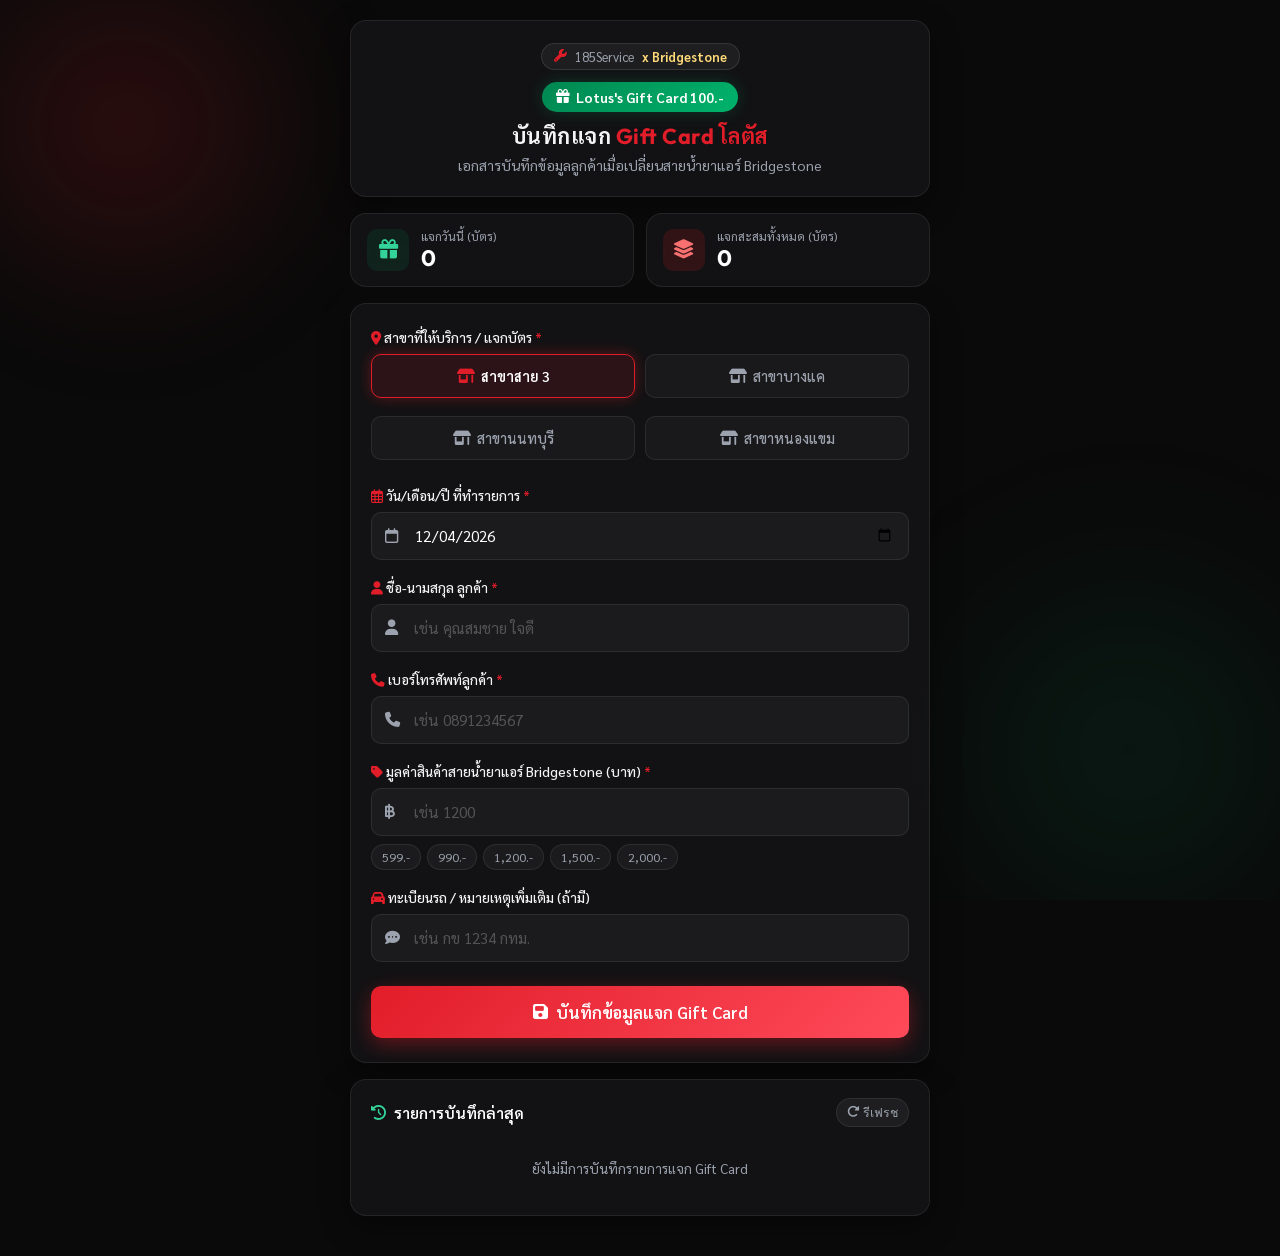
<file: promotionxbrid.html>
﻿<!DOCTYPE html>
<html lang="th">
<head>
  <meta charset="UTF-8">
  <meta name="viewport" content="width=device-width, initial-scale=1.0, maximum-scale=1.0, user-scalable=no">
  <title>บันทึกแจก Gift Card Lotus's 100.- | 185Service x Bridgestone</title>
  <meta name="description" content="ระบบบันทึกข้อมูลลูกค้าที่ได้รับบัตรของขวัญโลตัส 100 บาท เมื่อเปลี่ยนสายน้ำยาแอร์ Bridgestone">
  <meta name="theme-color" content="#0a0a0a">
  <link href="https://fonts.googleapis.com/css2?family=Outfit:wght@300;400;600;700&family=Sarabun:wght@300;400;500;600;700&display=swap" rel="stylesheet">
  <link rel="stylesheet" href="https://cdnjs.cloudflare.com/ajax/libs/font-awesome/6.4.0/css/all.min.css">
  <style>
    :root {
      --bg: #0a0a0a;
      --card-bg: rgba(22, 22, 24, 0.75);
      --card-border: rgba(255, 255, 255, 0.08);
      --red: #e11d29;
      --red-glow: rgba(225, 29, 41, 0.35);
      --lotus-green: #008751;
      --lotus-glow: rgba(0, 135, 81, 0.3);
      --text: #f4f4f6;
      --text-dim: #9ca3af;
      --radius: 16px;
      --radius-sm: 10px;
      --transition: 0.25s cubic-bezier(0.4, 0, 0.2, 1);
    }

    * {
      box-sizing: border-box;
      margin: 0;
      padding: 0;
      -webkit-tap-highlight-color: transparent;
    }

    body {
      font-family: 'Sarabun', -apple-system, BlinkMacSystemFont, sans-serif;
      background-color: var(--bg);
      color: var(--text);
      min-height: 100vh;
      display: flex;
      justify-content: center;
      padding: 20px 14px 40px;
      position: relative;
      overflow-x: hidden;
    }

    /* Ambient Background Glow */
    .bg-decor {
      position: fixed;
      inset: 0;
      pointer-events: none;
      z-index: 0;
      overflow: hidden;
    }
    .glow-1 {
      position: absolute;
      width: 450px;
      height: 450px;
      top: -100px;
      left: -100px;
      background: radial-gradient(circle, rgba(225, 29, 41, 0.18) 0%, transparent 70%);
      filter: blur(50px);
    }
    .glow-2 {
      position: absolute;
      width: 500px;
      height: 500px;
      bottom: -100px;
      right: -100px;
      background: radial-gradient(circle, rgba(0, 135, 81, 0.14) 0%, transparent 70%);
      filter: blur(60px);
    }

    .container {
      width: 100%;
      max-width: 580px;
      position: relative;
      z-index: 1;
      display: flex;
      flex-direction: column;
      gap: 16px;
    }

    /* Header */
    .header {
      background: var(--card-bg);
      backdrop-filter: blur(16px);
      -webkit-backdrop-filter: blur(16px);
      border: 1px solid var(--card-border);
      border-radius: var(--radius);
      padding: 22px 20px;
      text-align: center;
      position: relative;
      box-shadow: 0 10px 30px rgba(0,0,0,0.4);
    }

    .brand-bar {
      display: inline-flex;
      align-items: center;
      gap: 8px;
      background: rgba(255, 255, 255, 0.05);
      border: 1px solid rgba(255, 255, 255, 0.1);
      padding: 4px 12px;
      border-radius: 99px;
      font-size: 0.8rem;
      color: var(--text-dim);
      margin-bottom: 12px;
    }
    .brand-bar span.highlight {
      color: #ffda79;
      font-weight: 700;
    }

    .gift-badge {
      display: inline-flex;
      align-items: center;
      gap: 6px;
      background: linear-gradient(135deg, #008751 0%, #00b36b 100%);
      color: #fff;
      font-weight: 700;
      font-size: 0.85rem;
      padding: 6px 14px;
      border-radius: 99px;
      box-shadow: 0 0 16px var(--lotus-glow);
      margin-bottom: 10px;
    }

    .header h1 {
      font-family: 'Outfit', 'Sarabun', sans-serif;
      font-size: 1.35rem;
      font-weight: 700;
      letter-spacing: 0.5px;
      margin-bottom: 6px;
      line-height: 1.3;
    }
    .header h1 span {
      color: var(--red);
    }

    .header p {
      font-size: 0.88rem;
      color: var(--text-dim);
    }

    /* Stats Row */
    .stats-grid {
      display: grid;
      grid-template-columns: 1fr 1fr;
      gap: 12px;
    }

    .stat-card {
      background: var(--card-bg);
      backdrop-filter: blur(16px);
      -webkit-backdrop-filter: blur(16px);
      border: 1px solid var(--card-border);
      border-radius: var(--radius);
      padding: 14px 16px;
      display: flex;
      align-items: center;
      gap: 12px;
    }
    .stat-icon {
      width: 42px;
      height: 42px;
      border-radius: 10px;
      display: flex;
      align-items: center;
      justify-content: center;
      font-size: 1.2rem;
      flex-shrink: 0;
    }
    .stat-icon.green {
      background: rgba(0, 135, 81, 0.15);
      color: #34d399;
    }
    .stat-icon.red {
      background: rgba(225, 29, 41, 0.15);
      color: #f87171;
    }
    .stat-info {
      display: flex;
      flex-direction: column;
    }
    .stat-label {
      font-size: 0.76rem;
      color: var(--text-dim);
    }
    .stat-value {
      font-size: 1.4rem;
      font-weight: 700;
      font-family: 'Outfit', sans-serif;
      color: #fff;
    }

    /* Main Form */
    .form-card {
      background: var(--card-bg);
      backdrop-filter: blur(16px);
      -webkit-backdrop-filter: blur(16px);
      border: 1px solid var(--card-border);
      border-radius: var(--radius);
      padding: 24px 20px;
      box-shadow: 0 10px 30px rgba(0,0,0,0.4);
    }

    .form-section-title {
      font-size: 0.95rem;
      font-weight: 600;
      color: #fff;
      display: flex;
      align-items: center;
      gap: 8px;
      margin-bottom: 16px;
      padding-bottom: 8px;
      border-bottom: 1px solid rgba(255, 255, 255, 0.06);
    }
    .form-section-title i {
      color: var(--red);
    }

    .form-group {
      margin-bottom: 18px;
    }

    .form-group label {
      display: block;
      font-size: 0.85rem;
      font-weight: 500;
      color: var(--text);
      margin-bottom: 8px;
    }
    .form-group label span.req {
      color: var(--red);
    }

    /* Branch Radio Buttons */
    .branch-selector {
      display: grid;
      grid-template-columns: 1fr 1fr;
      gap: 10px;
    }

    .branch-option {
      position: relative;
      cursor: pointer;
    }

    .branch-option input {
      position: absolute;
      opacity: 0;
      width: 0;
      height: 0;
    }

    .branch-option-box {
      background: rgba(255, 255, 255, 0.03);
      border: 1px solid var(--card-border);
      border-radius: var(--radius-sm);
      padding: 12px 10px;
      text-align: center;
      transition: var(--transition);
      display: flex;
      align-items: center;
      justify-content: center;
      gap: 6px;
      font-size: 0.9rem;
      font-weight: 500;
      color: var(--text-dim);
    }

    .branch-option:hover .branch-option-box {
      background: rgba(255, 255, 255, 0.06);
      border-color: rgba(255, 255, 255, 0.2);
      color: #fff;
    }

    .branch-option input:checked + .branch-option-box {
      background: rgba(225, 29, 41, 0.12);
      border-color: var(--red);
      color: #fff;
      font-weight: 600;
      box-shadow: 0 0 14px var(--red-glow);
    }

    .branch-option input:checked + .branch-option-box i {
      color: var(--red);
    }

    /* Inputs */
    .input-wrapper {
      position: relative;
      display: flex;
      align-items: center;
    }

    .input-icon {
      position: absolute;
      left: 14px;
      color: var(--text-dim);
      font-size: 0.95rem;
      pointer-events: none;
      transition: color var(--transition);
    }

    .form-input {
      width: 100%;
      height: 48px;
      background: rgba(255, 255, 255, 0.04);
      border: 1px solid var(--card-border);
      border-radius: var(--radius-sm);
      padding: 0 14px 0 42px;
      font-family: inherit;
      font-size: 0.95rem;
      color: #fff;
      transition: var(--transition);
      outline: none;
    }

    .form-input:focus {
      background: rgba(255, 255, 255, 0.07);
      border-color: var(--red);
      box-shadow: 0 0 0 3px rgba(225, 29, 41, 0.15);
    }

    .form-input:focus ~ .input-icon {
      color: var(--red);
    }

    .form-input::placeholder {
      color: rgba(255, 255, 255, 0.25);
    }

    /* Price Quick Chips */
    .price-chips {
      display: flex;
      flex-wrap: wrap;
      gap: 6px;
      margin-top: 8px;
    }

    .price-chip {
      background: rgba(255, 255, 255, 0.04);
      border: 1px solid var(--card-border);
      border-radius: 99px;
      padding: 4px 10px;
      font-size: 0.76rem;
      color: var(--text-dim);
      cursor: pointer;
      transition: var(--transition);
    }

    .price-chip:hover {
      background: rgba(225, 29, 41, 0.1);
      border-color: var(--red);
      color: #fff;
    }

    .price-chip.active {
      background: var(--red);
      border-color: var(--red);
      color: #fff;
      font-weight: 600;
    }

    /* Submit Button */
    .btn-submit {
      width: 100%;
      height: 52px;
      background: linear-gradient(135deg, var(--red) 0%, #ff4a5a 100%);
      color: #fff;
      border: none;
      border-radius: var(--radius-sm);
      font-family: inherit;
      font-size: 1.05rem;
      font-weight: 600;
      cursor: pointer;
      display: flex;
      align-items: center;
      justify-content: center;
      gap: 8px;
      box-shadow: 0 6px 20px rgba(225, 29, 41, 0.4);
      transition: var(--transition);
      margin-top: 24px;
    }

    .btn-submit:hover:not(:disabled) {
      transform: translateY(-2px);
      box-shadow: 0 8px 25px rgba(225, 29, 41, 0.6);
    }

    .btn-submit:active:not(:disabled) {
      transform: scale(0.98);
    }

    .btn-submit:disabled {
      opacity: 0.6;
      cursor: not-allowed;
      box-shadow: none;
    }

    /* Status Message Banner */
    .msg-banner {
      padding: 12px 14px;
      border-radius: var(--radius-sm);
      font-size: 0.88rem;
      display: none;
      align-items: center;
      gap: 10px;
      margin-top: 14px;
      animation: fadeIn 0.3s ease-out;
    }
    .msg-banner.success {
      display: flex;
      background: rgba(0, 135, 81, 0.15);
      border: 1px solid rgba(0, 135, 81, 0.4);
      color: #34d399;
    }
    .msg-banner.error {
      display: flex;
      background: rgba(225, 29, 41, 0.15);
      border: 1px solid rgba(225, 29, 41, 0.4);
      color: #f87171;
    }

    /* Recent Records Drawer */
    .recent-section {
      background: var(--card-bg);
      backdrop-filter: blur(16px);
      -webkit-backdrop-filter: blur(16px);
      border: 1px solid var(--card-border);
      border-radius: var(--radius);
      padding: 18px 20px;
      box-shadow: 0 10px 30px rgba(0,0,0,0.4);
    }

    .recent-header {
      display: flex;
      justify-content: space-between;
      align-items: center;
      margin-bottom: 12px;
    }
    .recent-header h3 {
      font-size: 0.95rem;
      font-weight: 600;
      color: #fff;
      display: flex;
      align-items: center;
      gap: 8px;
    }
    .btn-refresh {
      background: rgba(255, 255, 255, 0.05);
      border: 1px solid var(--card-border);
      color: var(--text-dim);
      border-radius: 99px;
      padding: 4px 10px;
      font-size: 0.78rem;
      cursor: pointer;
      display: flex;
      align-items: center;
      gap: 4px;
      transition: var(--transition);
    }
    .btn-refresh:hover {
      color: #fff;
      background: rgba(255, 255, 255, 0.1);
    }

    .recent-list {
      display: flex;
      flex-direction: column;
      gap: 8px;
      max-height: 260px;
      overflow-y: auto;
    }
    .recent-list::-webkit-scrollbar {
      width: 4px;
    }
    .recent-list::-webkit-scrollbar-thumb {
      background: rgba(255, 255, 255, 0.15);
      border-radius: 4px;
    }

    .recent-item {
      background: rgba(255, 255, 255, 0.02);
      border: 1px solid rgba(255, 255, 255, 0.05);
      border-radius: var(--radius-sm);
      padding: 10px 12px;
      display: flex;
      justify-content: space-between;
      align-items: center;
      font-size: 0.85rem;
      transition: var(--transition);
    }
    .recent-item:hover {
      background: rgba(255, 255, 255, 0.04);
      border-color: rgba(255, 255, 255, 0.1);
    }
    .recent-item-left {
      display: flex;
      flex-direction: column;
      gap: 2px;
    }
    .recent-item-name {
      font-weight: 600;
      color: #fff;
    }
    .recent-item-sub {
      font-size: 0.75rem;
      color: var(--text-dim);
      display: flex;
      gap: 8px;
    }
    .recent-item-price {
      font-family: 'Outfit', sans-serif;
      font-weight: 700;
      color: #34d399;
      font-size: 0.95rem;
    }

    .empty-state {
      text-align: center;
      padding: 20px 10px;
      color: var(--text-dim);
      font-size: 0.85rem;
    }

    /* Modal Popup */
    .modal-overlay {
      position: fixed;
      inset: 0;
      background: rgba(0, 0, 0, 0.75);
      backdrop-filter: blur(8px);
      -webkit-backdrop-filter: blur(8px);
      z-index: 100;
      display: none;
      align-items: center;
      justify-content: center;
      padding: 20px;
      animation: fadeIn 0.25s ease-out;
    }
    .modal-overlay.active {
      display: flex;
    }
    .modal-card {
      width: 100%;
      max-width: 400px;
      background: #141416;
      border: 1px solid rgba(0, 135, 81, 0.4);
      border-radius: var(--radius);
      padding: 28px 22px;
      text-align: center;
      box-shadow: 0 20px 50px rgba(0,0,0,0.8);
      position: relative;
      animation: scaleUp 0.3s cubic-bezier(0.34, 1.56, 0.64, 1);
    }
    .modal-icon {
      width: 64px;
      height: 64px;
      border-radius: 50%;
      background: rgba(0, 135, 81, 0.15);
      border: 2px solid #008751;
      color: #34d399;
      display: flex;
      align-items: center;
      justify-content: center;
      font-size: 1.8rem;
      margin: 0 auto 16px;
      box-shadow: 0 0 20px var(--lotus-glow);
    }
    .modal-title {
      font-size: 1.25rem;
      font-weight: 700;
      color: #fff;
      margin-bottom: 6px;
    }
    .modal-desc {
      font-size: 0.88rem;
      color: var(--text-dim);
      margin-bottom: 20px;
      line-height: 1.5;
    }
    .modal-card-summary {
      background: rgba(255, 255, 255, 0.04);
      border-radius: var(--radius-sm);
      padding: 12px;
      margin-bottom: 20px;
      text-align: left;
      font-size: 0.85rem;
    }
    .modal-card-summary div {
      display: flex;
      justify-content: space-between;
      margin-bottom: 4px;
    }
    .modal-card-summary div:last-child {
      margin-bottom: 0;
    }
    .modal-card-summary span.val {
      font-weight: 600;
      color: #fff;
    }
    .btn-modal {
      width: 100%;
      height: 46px;
      background: linear-gradient(135deg, #008751 0%, #00b36b 100%);
      color: #fff;
      border: none;
      border-radius: var(--radius-sm);
      font-family: inherit;
      font-size: 0.95rem;
      font-weight: 600;
      cursor: pointer;
      box-shadow: 0 4px 15px var(--lotus-glow);
      transition: var(--transition);
    }
    .btn-modal:hover {
      transform: translateY(-1px);
    }

    @keyframes fadeIn {
      from { opacity: 0; }
      to { opacity: 1; }
    }
    @keyframes scaleUp {
      from { opacity: 0; transform: scale(0.9); }
      to { opacity: 1; transform: scale(1); }
    }
  </style>
</head>
<body>
  <div class="bg-decor">
    <div class="glow-1"></div>
    <div class="glow-2"></div>
  </div>

  <div class="container">
    <!-- Header -->
    <header class="header">
      <div class="brand-bar">
        <i class="fa-solid fa-wrench" style="color: var(--red);"></i> 185Service <span class="highlight">x Bridgestone</span>
      </div>
      <div>
        <span class="gift-badge"><i class="fa-solid fa-gift"></i> Lotus's Gift Card 100.-</span>
      </div>
      <h1>บันทึกแจก <span>Gift Card โลตัส</span></h1>
      <p>เอกสารบันทึกข้อมูลลูกค้าเมื่อเปลี่ยนสายน้ำยาแอร์ Bridgestone</p>
    </header>

    <!-- Stats -->
    <div class="stats-grid">
      <div class="stat-card">
        <div class="stat-icon green"><i class="fa-solid fa-gift"></i></div>
        <div class="stat-info">
          <span class="stat-label">แจกวันนี้ (บัตร)</span>
          <span class="stat-value" id="todayCount">0</span>
        </div>
      </div>
      <div class="stat-card">
        <div class="stat-icon red"><i class="fa-solid fa-layer-group"></i></div>
        <div class="stat-info">
          <span class="stat-label">แจกสะสมทั้งหมด (บัตร)</span>
          <span class="stat-value" id="totalCount">0</span>
        </div>
      </div>
    </div>

    <!-- Main Entry Form -->
    <main class="form-card">
      <form id="promoForm" onsubmit="handleSubmit(event)">
        
        <!-- 1. สาขา -->
        <div class="form-group">
          <label><i class="fa-solid fa-location-dot" style="color: var(--red);"></i> สาขาที่ให้บริการ / แจกบัตร <span class="req">*</span></label>
          <div class="branch-selector">
            <label class="branch-option">
              <input type="radio" name="branch" value="สาย 3" checked onchange="saveBranchPreference('สาย 3')">
              <div class="branch-option-box">
                <i class="fa-solid fa-shop"></i> สาขาสาย 3
              </div>
            </label>
            <label class="branch-option">
              <input type="radio" name="branch" value="บางแค" onchange="saveBranchPreference('บางแค')">
              <div class="branch-option-box">
                <i class="fa-solid fa-shop"></i> สาขาบางแค
              </div>
            </label>
            <label class="branch-option">
              <input type="radio" name="branch" value="นนทบุรี" onchange="saveBranchPreference('นนทบุรี')">
              <div class="branch-option-box">
                <i class="fa-solid fa-shop"></i> สาขานนทบุรี
              </div>
            </label>
            <label class="branch-option">
              <input type="radio" name="branch" value="หนองแขม" onchange="saveBranchPreference('หนองแขม')">
              <div class="branch-option-box">
                <i class="fa-solid fa-shop"></i> สาขาหนองแขม
              </div>
            </label>
          </div>
        </div>

        <!-- 2. วันที่ -->
        <div class="form-group">
          <label for="entryDate"><i class="fa-regular fa-calendar-days" style="color: var(--red);"></i> วัน/เดือน/ปี ที่ทำรายการ <span class="req">*</span></label>
          <div class="input-wrapper">
            <input type="date" id="entryDate" name="entryDate" required class="form-input">
            <i class="fa-regular fa-calendar input-icon"></i>
          </div>
        </div>

        <!-- 3. ชื่อ-นามสกุล -->
        <div class="form-group">
          <label for="customerName"><i class="fa-solid fa-user" style="color: var(--red);"></i> ชื่อ-นามสกุล ลูกค้า <span class="req">*</span></label>
          <div class="input-wrapper">
            <input type="text" id="customerName" name="customerName" required placeholder="เช่น คุณสมชาย ใจดี" class="form-input">
            <i class="fa-solid fa-user input-icon"></i>
          </div>
        </div>

        <!-- 4. เบอร์โทร -->
        <div class="form-group">
          <label for="customerPhone"><i class="fa-solid fa-phone" style="color: var(--red);"></i> เบอร์โทรศัพท์ลูกค้า <span class="req">*</span></label>
          <div class="input-wrapper">
            <input type="tel" id="customerPhone" name="customerPhone" required placeholder="เช่น 0891234567" inputmode="numeric" pattern="[0-9]{9,10}" class="form-input">
            <i class="fa-solid fa-phone input-icon"></i>
          </div>
        </div>

        <!-- 5. มูลค่าสินค้าสายน้ำยาแอร์ -->
        <div class="form-group">
          <label for="productValue"><i class="fa-solid fa-tag" style="color: var(--red);"></i> มูลค่าสินค้าสายน้ำยาแอร์ Bridgestone (บาท) <span class="req">*</span></label>
          <div class="input-wrapper">
            <input type="number" id="productValue" name="productValue" required placeholder="เช่น 1200" step="any" min="0" class="form-input">
            <i class="fa-solid fa-baht-sign input-icon"></i>
          </div>
          <div class="price-chips">
            <span class="price-chip" onclick="setProductPrice(599)">599.-</span>
            <span class="price-chip" onclick="setProductPrice(990)">990.-</span>
            <span class="price-chip" onclick="setProductPrice(1200)">1,200.-</span>
            <span class="price-chip" onclick="setProductPrice(1500)">1,500.-</span>
            <span class="price-chip" onclick="setProductPrice(2000)">2,000.-</span>
          </div>
        </div>

        <!-- 6. หมายเหตุ / ทะเบียนรถ (Optional) -->
        <div class="form-group" style="margin-bottom: 0;">
          <label for="notes"><i class="fa-solid fa-car" style="color: var(--red);"></i> ทะเบียนรถ / หมายเหตุเพิ่มเติม (ถ้ามี)</label>
          <div class="input-wrapper">
            <input type="text" id="notes" name="notes" placeholder="เช่น กข 1234 กทม." class="form-input">
            <i class="fa-solid fa-comment-dots input-icon"></i>
          </div>
        </div>

        <!-- Status Message Banner -->
        <div id="msgBanner" class="msg-banner">
          <i class="fa-solid fa-circle-check"></i>
          <span id="msgText">บันทึกข้อมูลเรียบร้อยแล้ว</span>
        </div>

        <!-- Submit Button -->
        <button type="submit" id="btnSubmit" class="btn-submit">
          <i class="fa-solid fa-floppy-disk"></i> บันทึกข้อมูลแจก Gift Card
        </button>

      </form>
    </main>

    <!-- Recent Records Section -->
    <section class="recent-section">
      <div class="recent-header">
        <h3><i class="fa-solid fa-clock-rotate-left" style="color: #34d399;"></i> รายการบันทึกล่าสุด</h3>
        <button type="button" class="btn-refresh" onclick="loadRecentRecords()">
          <i class="fa-solid fa-rotate-right" id="refreshIcon"></i> รีเฟรช
        </button>
      </div>

      <div class="recent-list" id="recentList">
        <div class="empty-state">
          <i class="fa-solid fa-circle-notch fa-spin"></i> กำลังโหลดรายการ...
        </div>
      </div>
    </section>
  </div>

  <!-- Success Modal Popup -->
  <div class="modal-overlay" id="successModal">
    <div class="modal-card">
      <div class="modal-icon"><i class="fa-solid fa-gift"></i></div>
      <h2 class="modal-title">บันทึกสำเร็จเรียบร้อย!</h2>
      <p class="modal-desc">ข้อมูลถูกบันทึกลง Google Sheet พร้อมนับสถิติการแจก Gift Card Lotus's 100.- เรียบร้อยแล้ว</p>
      
      <div class="modal-card-summary">
        <div><span style="color: var(--text-dim);">ลูกค้า:</span> <span class="val" id="mCust">--</span></div>
        <div><span style="color: var(--text-dim);">สาขา:</span> <span class="val" id="mBranch">--</span></div>
        <div><span style="color: var(--text-dim);">ยอดสายน้ำยาแอร์:</span> <span class="val" id="mPrice">-- บาท</span></div>
      </div>

      <button type="button" class="btn-modal" onclick="closeModalAndReset()">
        <i class="fa-solid fa-plus"></i> บันทึกรายการถัดไป
      </button>
    </div>
  </div>

  <script src="promotionxbrid.js"></script>
</body>
</html>
</file>
<file: style.css>
/* =============================================
   185Service Booking - Luxury Glassmorphism
   Mobile-First Premium Design
   ============================================= */

:root {
  --red: #e11d29;
  --red-dark: #b91c25;
  --red-glow: rgba(225, 29, 41, 0.4);
  
  --glass-bg: rgba(255, 255, 255, 0.08);
  --glass-bg-hover: rgba(255, 255, 255, 0.12);
  --glass-border: rgba(255, 255, 255, 0.15);
  --glass-border-highlight: rgba(255, 255, 255, 0.4);
  --glass-blur: blur(24px);
  
  --white: #ffffff;
  --white-dim: rgba(255, 255, 255, 0.7);
  --gray: rgba(255, 255, 255, 0.4);
  
  --radius: 24px;
  --radius-sm: 12px;
  --radius-pill: 50px;
  --transition: 0.3s cubic-bezier(0.4, 0, 0.2, 1);
  --shadow: 0 10px 40px rgba(0, 0, 0, 0.5);
}

* {
  box-sizing: border-box;
  margin: 0;
  padding: 0;
  -webkit-tap-highlight-color: transparent;
}

html {
  scroll-behavior: smooth;
}

body {
  font-family: 'Outfit', 'Sarabun', -apple-system, BlinkMacSystemFont, sans-serif;
  background: linear-gradient(135deg, rgba(60, 5, 5, 0.7) 0%, rgba(5, 0, 0, 0.95) 100%),
              url('https://images.unsplash.com/photo-1614200187524-dc4b892acf16?q=80&w=1200&auto=format&fit=crop') center/cover fixed;
  color: var(--white);
  min-height: 100vh;
  overflow-x: hidden;
}

input, textarea, button, select {
  font-family: 'Outfit', 'Sarabun', -apple-system, sans-serif;
}

/* ─── Background ──────────────────────── */
.background-decor {
  position: fixed;
  inset: 0;
  z-index: 0;
  pointer-events: none;
  overflow: hidden;
  background-image: radial-gradient(circle at 80% 20%, rgba(225,29,41,0.15) 0%, transparent 40%),
                    radial-gradient(circle at 20% 80%, rgba(225,29,41,0.1) 0%, transparent 40%);
}

.glow-circle {
  display: none; /* Replaced with radial gradients above */
}

/* ─── Container ──────────────────────── */
.container {
  width: 100%;
  max-width: 640px;
  margin: 0 auto;
  padding: 0 0 40px 0;
  position: relative;
  z-index: 1;
}

/* ─── App Header ──────────────────────── */
.app-header {
  padding: 32px 24px 24px;
  text-align: center;
  position: relative;
}

.logo-container {
  display: flex;
  align-items: center;
  justify-content: center;
  gap: 12px;
  margin-bottom: 8px;
}

.logo-icon {
  font-size: 2rem;
  color: var(--red);
  filter: drop-shadow(0 0 12px var(--red-glow));
}

.brand-logo {
  height: 44px;
  width: auto;
  object-fit: contain;
  filter: drop-shadow(0 0 10px var(--red-glow));
  margin-right: 4px;
}

.app-header h1 {
  font-size: 2.2rem;
  font-weight: 300;
  letter-spacing: 1px;
  color: var(--white);
}

.app-header h1 span {
  font-weight: 700;
  color: var(--white);
}

.subtitle {
  font-size: 0.95rem;
  color: var(--white-dim);
  font-weight: 300;
  letter-spacing: 0.5px;
}

/* ─── Step Tracker ──────────────────────── */
.step-tracker {
  display: flex;
  padding: 16px 20px;
  gap: 0;
  background: rgba(0, 0, 0, 0.4);
  backdrop-filter: var(--glass-blur);
  -webkit-backdrop-filter: var(--glass-blur);
  border-bottom: 1px solid var(--glass-border);
  position: sticky;
  top: 0;
  z-index: 100;
}

.step-item {
  flex: 1;
  display: flex;
  flex-direction: column;
  align-items: center;
  opacity: 0.4;
  transition: opacity var(--transition);
}

.step-item.active {
  opacity: 1;
}

.step-number {
  width: 30px;
  height: 30px;
  border-radius: 50%;
  background: var(--glass-bg);
  color: var(--white-dim);
  border: 1px solid var(--glass-border);
  display: flex;
  align-items: center;
  justify-content: center;
  font-weight: 600;
  font-size: 0.9rem;
  margin-bottom: 6px;
  transition: all var(--transition);
}

.step-item.active .step-number {
  background: var(--red);
  color: var(--white);
  border-color: var(--red);
  box-shadow: 0 0 16px var(--red-glow);
}

.step-label {
  font-size: 0.75rem;
  font-weight: 400;
  text-align: center;
  letter-spacing: 0.5px;
  color: var(--white-dim);
}

/* ─── Booking Card (Glass) ──────────────────────── */
.booking-card {
  background: var(--glass-bg);
  backdrop-filter: var(--glass-blur);
  -webkit-backdrop-filter: var(--glass-blur);
  border: 1px solid var(--glass-border);
  border-radius: var(--radius);
  padding: 28px 24px;
  margin: 20px;
  box-shadow: var(--shadow);
  min-height: 60vh;
}

/* ─── Form Steps ──────────────────────── */
.form-step {
  display: none;
  opacity: 0;
  transform: translateY(12px);
  transition: opacity 0.35s ease, transform 0.35s cubic-bezier(0.34, 1.56, 0.64, 1);
}

.form-step.active {
  display: block;
}

.form-step.fade-in {
  opacity: 1;
  transform: translateY(0);
}

.form-step.active {
  display: block;
  animation: fadeUp 0.4s ease-out forwards;
}

@keyframes fadeUp {
  from { opacity: 0; transform: translateY(16px); }
  to { opacity: 1; transform: translateY(0); }
}

/* ─── Section Title ──────────────────────── */
.section-title {
  font-size: 1rem;
  font-weight: 400;
  margin-bottom: 16px;
  color: var(--white);
  display: flex;
  align-items: center;
  gap: 10px;
  letter-spacing: 1px;
}

.section-title i {
  color: var(--red);
}

.mt-4 { margin-top: 32px; }

/* ─── Branch Grid ──────────────────────── */
.branch-grid {
  display: grid;
  grid-template-columns: 1fr 1fr;
  gap: 12px;
}

.branch-card {
  position: relative;
  cursor: pointer;
}

.branch-card input[type="radio"] {
  position: absolute;
  opacity: 0;
  width: 0;
  height: 0;
}

.branch-card-content {
  border: 1px solid var(--glass-border);
  border-radius: var(--radius-sm);
  padding: 18px 14px;
  background: rgba(255, 255, 255, 0.03);
  transition: all var(--transition);
  position: relative;
  height: 100%;
}

.branch-card:hover .branch-card-content {
  background: var(--glass-bg-hover);
  border-color: var(--glass-border-highlight);
}

.branch-card input[type="radio"]:checked + .branch-card-content {
  border-color: var(--red);
  background: rgba(225, 29, 41, 0.1);
  box-shadow: inset 0 0 20px rgba(225,29,41,0.05), 0 4px 20px rgba(0,0,0,0.2);
}

/* Promotional Badge */
.promo-badge {
  position: absolute;
  top: -10px;
  left: 12px;
  background: linear-gradient(135deg, #00f2fe 0%, #4facfe 100%);
  color: #0a0a0a;
  font-size: 0.68rem;
  font-weight: 700;
  padding: 3px 9px;
  border-radius: 99px;
  box-shadow: 0 0 10px rgba(0, 242, 254, 0.6);
  letter-spacing: 0.5px;
  z-index: 10;
  display: flex;
  align-items: center;
  gap: 4px;
  animation: pulse-glow 2s infinite alternate;
}

/* Dynamic Available Branch Glow Style */
.branch-card.branch-glow .branch-card-content,
.branch-nongkham-promo .branch-card-content {
  border: 1px solid rgba(0, 242, 254, 0.45) !important;
  box-shadow: 0 0 16px rgba(0, 242, 254, 0.18), inset 0 0 10px rgba(0, 242, 254, 0.05);
  animation: border-pulse 2.5s infinite alternate;
}

.branch-card.branch-glow input[type="radio"]:checked + .branch-card-content,
.branch-nongkham-promo input[type="radio"]:checked + .branch-card-content {
  border-color: #00f2fe !important;
  background: rgba(0, 242, 254, 0.12) !important;
  box-shadow: inset 0 0 20px rgba(0, 242, 254, 0.15), 0 0 25px rgba(0, 242, 254, 0.4) !important;
}

@keyframes pulse-glow {
  0% { transform: scale(1); box-shadow: 0 0 5px rgba(0, 242, 254, 0.4); }
  100% { transform: scale(1.04); box-shadow: 0 0 12px rgba(0, 242, 254, 0.8); }
}

@keyframes border-pulse {
  0% { border-color: rgba(0, 242, 254, 0.25); box-shadow: 0 0 8px rgba(0, 242, 254, 0.08); }
  100% { border-color: rgba(0, 242, 254, 0.6); box-shadow: 0 0 18px rgba(0, 242, 254, 0.25); }
}

.branch-check {
  position: absolute;
  top: 12px;
  right: 12px;
  color: var(--red);
  opacity: 0;
  font-size: 1rem;
  transition: opacity var(--transition);
}

.branch-card input[type="radio"]:checked + .branch-card-content .branch-check {
  opacity: 1;
}

.branch-card-content h3 {
  font-size: 1rem;
  font-weight: 600;
  color: var(--white);
  margin-bottom: 4px;
  letter-spacing: 0.5px;
}

.branch-card-content p {
  font-size: 0.8rem;
  color: var(--white-dim);
  margin-bottom: 12px;
  line-height: 1.4;
  font-weight: 300;
}

.map-link {
  font-size: 0.75rem;
  color: var(--red);
  text-decoration: none;
  display: inline-flex;
  align-items: center;
  gap: 6px;
  font-weight: 600;
  letter-spacing: 0.5px;
  transition: opacity 0.2s;
  padding: 4px 10px;
  border-radius: 4px;
  background: rgba(225, 29, 41, 0.1);
}

.map-link:hover { opacity: 0.8; }

/* ─── Date Roller (Horizontal Scroll) ──────────────────────── */
.date-roller-container {
  position: relative;
  width: 100%;
  margin-bottom: 16px;
}

.date-roller {
  display: flex;
  overflow-x: auto;
  gap: 12px;
  padding: 4px 0 16px 0;
  scroll-behavior: smooth;
  -webkit-overflow-scrolling: touch;
}

.date-roller::-webkit-scrollbar {
  height: 4px;
}
.date-roller::-webkit-scrollbar-track {
  background: rgba(255,255,255,0.05);
  border-radius: 4px;
}
.date-roller::-webkit-scrollbar-thumb {
  background: rgba(255,255,255,0.2);
  border-radius: 4px;
}

.date-card {
  position: relative;
  flex: 0 0 auto;
  width: 72px;
  height: 88px;
  border-radius: var(--radius-sm);
  border: 1px solid var(--glass-border);
  background: rgba(255, 255, 255, 0.03);
  display: flex;
  flex-direction: column;
  align-items: center;
  justify-content: center;
  cursor: pointer;
  transition: all var(--transition);
}

.date-card:hover {
  background: var(--glass-bg-hover);
  border-color: var(--glass-border-highlight);
}

.date-card.selected {
  background: var(--red);
  border-color: var(--red);
  box-shadow: 0 4px 15px var(--red-glow);
}

.date-card.today .date-day {
  color: var(--red);
}
.date-card.selected.today .date-day {
  color: var(--white);
}

.date-day {
  font-size: 0.75rem;
  color: var(--white-dim);
  font-weight: 400;
  margin-bottom: 2px;
}

.date-num {
  font-size: 1.4rem;
  font-weight: 700;
  color: var(--white);
  line-height: 1;
  margin-bottom: 4px;
}

.date-month {
  font-size: 0.7rem;
  color: var(--gray);
  font-weight: 300;
}

.date-card.selected .date-day,
.date-card.selected .date-month {
  color: rgba(255,255,255,0.9);
}

/* ─── Time Slots ──────────────────────── */
.time-slots-info {
  padding: 16px;
  background: rgba(255,255,255,0.05);
  border-radius: var(--radius-sm);
  font-size: 0.95rem;
  color: var(--white-dim);
  text-align: center;
  border: 1px solid var(--glass-border);
  font-weight: 300;
}

.time-slots-info.error-message {
  background: rgba(239, 68, 68, 0.1);
  color: #fca5a5;
  border-color: rgba(239, 68, 68, 0.3);
}

.time-slots-info.warning-message {
  background: rgba(245, 158, 11, 0.1);
  color: #fcd34d;
  border-color: rgba(245, 158, 11, 0.3);
}

.hidden { display: none !important; }

.time-grid {
  display: grid;
  grid-template-columns: repeat(3, 1fr);
  gap: 12px;
}

.time-slot {
  position: relative;
  cursor: pointer;
}

.time-slot input[type="radio"] {
  position: absolute;
  opacity: 0;
  width: 0;
  height: 0;
}

.time-slot-content {
  border: 1px solid var(--glass-border);
  border-radius: var(--radius-pill);
  padding: 12px 8px;
  background: transparent;
  text-align: center;
  transition: all var(--transition);
  display: flex;
  flex-direction: column;
  align-items: center;
  gap: 4px;
}

.time-slot:hover .time-slot-content {
  background: var(--glass-bg-hover);
  border-color: var(--glass-border-highlight);
}

.time-slot input[type="radio"]:checked + .time-slot-content {
  border-color: var(--red);
  background: rgba(225, 29, 41, 0.1);
  box-shadow: inset 0 0 15px rgba(225,29,41,0.1), 0 4px 15px rgba(0,0,0,0.2);
}

.time-title {
  font-size: 1.05rem;
  color: var(--white);
  font-weight: 600;
  letter-spacing: 0.5px;
}

.time-status {
  font-size: 0.75rem;
  font-weight: 400;
  letter-spacing: 0.5px;
}

/* Dynamic status colors */
.time-status.status-green {
  color: #4ade80; /* เขียว */
}
.time-status.status-yellow {
  color: #fef08a; /* เหลือง */
}
.time-status.status-orange {
  color: #f97316; /* ส้ม */
}
.time-status.status-red {
  color: #f87171; /* แดง */
}

.time-slot.full .time-slot-content {
  background: rgba(0,0,0,0.2);
  border-color: rgba(255,255,255,0.02);
  opacity: 0.5;
  cursor: not-allowed;
}

.time-slot.full .time-status {
  color: #f87171;
}

/* ─── Inner Card (Sub-section) ──────────────────────── */
.inner-card {
  background: rgba(255, 255, 255, 0.03);
  border: 1px solid rgba(255, 255, 255, 0.08);
  border-radius: var(--radius-sm);
  padding: 20px 18px 4px 18px;
  margin-bottom: 24px;
}

.inner-card > .form-group:last-child {
  margin-bottom: 0;
}

/* ─── Form Group ──────────────────────── */
.form-group {
  margin-bottom: 20px;
}

.form-group label {
  display: block;
  font-size: 0.85rem;
  font-weight: 400;
  margin-bottom: 8px;
  color: var(--white-dim);
  letter-spacing: 0.5px;
}

.form-group label i {
  color: var(--red);
  margin-right: 6px;
}

.required { color: var(--red); }

.form-group input,
.form-group textarea {
  width: 100%;
  padding: 16px 18px;
  border: 1px solid var(--glass-border);
  border-radius: var(--radius-sm);
  font-size: 1rem;
  background: rgba(255,255,255,0.05);
  color: var(--white);
  outline: none;
  font-family: inherit;
  font-weight: 300;
  transition: all var(--transition);
}

.form-group input::placeholder,
.form-group textarea::placeholder {
  color: var(--gray);
}

.form-group input:focus,
.form-group textarea:focus {
  border-color: rgba(255,255,255,0.3);
  background: rgba(255,255,255,0.08);
  box-shadow: 0 0 0 4px rgba(255,255,255,0.05);
}

.form-grid-2 {
  display: grid;
  grid-template-columns: repeat(2, 1fr);
  gap: 16px;
}

/* ─── Buttons ──────────────────────── */
.btn {
  padding: 16px 28px;
  border-radius: var(--radius-pill);
  font-size: 1rem;
  font-weight: 600;
  cursor: pointer;
  border: none;
  font-family: inherit;
  display: inline-flex;
  align-items: center;
  justify-content: center;
  gap: 10px;
  transition: all var(--transition);
  letter-spacing: 0.5px;
  min-height: 54px;
}

.btn-primary {
  background: var(--red);
  color: var(--white);
  box-shadow: 0 4px 20px var(--red-glow);
}

.btn-primary:hover {
  background: var(--red-dark);
  box-shadow: 0 6px 25px rgba(225,29,41,0.5);
  transform: translateY(-2px);
}

.btn-primary:active {
  transform: translateY(0);
}

.btn-primary:disabled {
  background: rgba(255,255,255,0.1);
  color: var(--gray);
  cursor: not-allowed;
  box-shadow: none;
  border: 1px solid var(--glass-border);
}

.btn-secondary {
  background: rgba(255,255,255,0.05);
  color: var(--white);
  border: 1px solid var(--glass-border);
}

.btn-secondary:hover {
  border-color: rgba(255,255,255,0.3);
  background: rgba(255,255,255,0.1);
  transform: translateY(-2px);
}

.form-navigation {
  display: flex;
  justify-content: space-between;
  margin-top: 32px;
  gap: 16px;
}

.btn-next {
  width: 100%;
}

/* ─── Success Screen ──────────────────────── */
.success-container {
  text-align: center;
  padding: 20px 0;
}

.success-icon-wrapper {
  margin-bottom: 24px;
}

.success-icon {
  font-size: 5rem;
  color: #4ade80;
  filter: drop-shadow(0 0 25px rgba(74, 222, 128, 0.4));
}

.success-container h2 {
  font-size: 1.8rem;
  font-weight: 400;
  margin-bottom: 10px;
  letter-spacing: 1px;
}

.success-container > p {
  color: var(--white-dim);
  font-size: 1rem;
  margin-bottom: 24px;
  font-weight: 300;
}

.booking-summary-card {
  background: rgba(255,255,255,0.03);
  border: 1px solid var(--glass-border);
  border-radius: var(--radius-sm);
  padding: 24px;
  margin: 0 0 32px 0;
  text-align: left;
}

.booking-summary-card h3 {
  font-size: 0.9rem;
  font-weight: 600;
  margin-bottom: 20px;
  color: var(--red);
  text-transform: uppercase;
  letter-spacing: 1.5px;
  border-bottom: 1px solid var(--glass-border);
  padding-bottom: 12px;
}

.summary-row {
  display: flex;
  justify-content: space-between;
  align-items: flex-start;
  margin-bottom: 14px;
  font-size: 0.95rem;
  gap: 16px;
}

.summary-row:last-child { margin-bottom: 0; }

.summary-label {
  color: var(--white-dim);
  flex-shrink: 0;
  font-weight: 300;
}

.summary-value {
  font-weight: 400;
  color: var(--white);
  text-align: right;
}

.summary-value.highlight {
  color: var(--red);
  font-weight: 600;
}

.success-actions {
  display: flex;
  justify-content: center;
}

/* ─── Footer ──────────────────────── */
.app-footer-info {
  text-align: center;
  padding: 24px;
  color: var(--gray);
  font-size: 0.85rem;
  border-top: 1px solid rgba(255,255,255,0.05);
  font-weight: 300;
  letter-spacing: 0.5px;
}

/* ─── Mobile Responsive ──────────────────────── */
@media (max-width: 480px) {
  .booking-card {
    margin: 16px 12px;
    padding: 24px 16px;
  }

  .app-header {
    padding: 24px 16px 20px;
  }

  .app-header h1 {
    font-size: 1.9rem;
  }

  .branch-grid {
    grid-template-columns: 1fr 1fr;
    gap: 10px;
  }

  .time-grid {
    grid-template-columns: repeat(3, 1fr);
    gap: 10px;
  }

  .time-title { font-size: 0.95rem; }
  .time-status { font-size: 0.7rem; }

  .form-grid-2 {
    grid-template-columns: 1fr;
    gap: 0;
  }

  .btn {
    font-size: 0.95rem;
    min-height: 50px;
  }
}

/* ─── Animate pop ──────────────────────── */
@keyframes pop {
  0% { transform: scale(0.8); opacity: 0; }
  100% { transform: scale(1); opacity: 1; }
}

.animate-pop {
  animation: pop 0.6s cubic-bezier(0.175, 0.885, 0.32, 1.275);
}

/* ─── Booking Note ──────────────────────── */
.booking-note {
  background: rgba(225, 29, 41, 0.05);
  border: 1px solid rgba(225, 29, 41, 0.15);
  border-radius: var(--radius-sm);
  padding: 16px 20px;
  margin: 24px 0;
  font-size: 0.85rem;
  line-height: 1.6;
}

.booking-note .note-title {
  color: #ff4a5a;
  font-weight: 600;
  margin-top: 0;
  margin-bottom: 10px;
  display: flex;
  align-items: center;
  gap: 8px;
  font-size: 0.9rem;
}

.booking-note ul {
  margin: 0;
  padding-left: 18px;
  color: var(--white-dim);
}

.booking-note li {
  margin-bottom: 6px;
}

.booking-note li:last-child {
  margin-bottom: 0;
}

/* ─── Symptom Tags ──────────────────────── */
.symptom-tags {
  display: flex;
  flex-wrap: wrap;
  gap: 8px;
  margin-top: 10px;
}

.tag-btn {
  font-size: 0.8rem;
  background: rgba(255, 255, 255, 0.05);
  border: 1px solid var(--glass-border);
  color: var(--white-dim);
  padding: 6px 14px;
  border-radius: var(--radius-pill);
  cursor: pointer;
  transition: all var(--transition);
  user-select: none;
  font-weight: 400;
}

.tag-btn:hover {
  background: var(--glass-bg-hover);
  border-color: var(--red);
  color: var(--white);
}

.tag-btn:active {
  transform: scale(0.95);
}

/* ─── Background Particle Canvas ─────────── */
#particleCanvas {
  position: absolute;
  inset: 0;
  pointer-events: none;
  z-index: 1;
  opacity: 0.8;
}

/* ─── Skeleton Loading (Time Slots Grid) ─── */
.skeleton-slot {
  height: 48px;
  border-radius: var(--radius-pill);
  background: linear-gradient(90deg, rgba(255, 255, 255, 0.03) 25%, rgba(255, 255, 255, 0.09) 50%, rgba(255, 255, 255, 0.03) 75%);
  background-size: 200% 100%;
  animation: loading-pulse 1.4s infinite ease-in-out;
  border: 1px solid rgba(255, 255, 255, 0.05);
}

@keyframes loading-pulse {
  0% { background-position: 200% 0; }
  100% { background-position: -200% 0; }
}

/* ─── Car Brand Select Tags ──────────────── */
.brand-tags {
  display: flex;
  flex-wrap: wrap;
  gap: 6px;
  margin-top: 8px;
}

.brand-tag {
  font-size: 0.75rem;
  background: rgba(255, 255, 255, 0.04);
  border: 1px solid rgba(255, 255, 255, 0.08);
  color: var(--white-dim);
  padding: 4px 10px;
  border-radius: var(--radius-pill);
  cursor: pointer;
  transition: all var(--transition);
  user-select: none;
}

.brand-tag:hover {
  background: var(--glass-bg-hover);
  border-color: var(--red);
  color: var(--white);
}

.brand-tag:active {
  transform: scale(0.95);
}

/* ─── Success SVG Checkmark Draw ──────────── */
.success-checkmark {
  width: 80px;
  height: 80px;
  margin: 0 auto 24px;
}

.checkmark {
  width: 80px;
  height: 80px;
  border-radius: 50%;
  display: block;
  stroke-width: 3;
  stroke: #ff4a5a;
  stroke-miterlimit: 10;
  box-shadow: inset 0px 0px 0px #ff4a5a;
  animation: fill .4s ease-in-out .4s forwards, scale .3s ease-in-out .9s forwards;
}

.checkmark__circle {
  stroke-dasharray: 166;
  stroke-dashoffset: 166;
  stroke-width: 3;
  stroke-miterlimit: 10;
  stroke: #ff4a5a;
  fill: none;
  animation: stroke 0.6s cubic-bezier(0.65, 0, 0.45, 1) forwards;
}

.checkmark__check {
  transform-origin: 50% 50%;
  stroke-dasharray: 48;
  stroke-dashoffset: 48;
  stroke: #fff;
  animation: stroke 0.3s cubic-bezier(0.65, 0, 0.45, 1) 0.8s forwards;
}

@keyframes stroke {
  100% {
    stroke-dashoffset: 0;
  }
}

@keyframes scale {
  0%, 100% {
    transform: none;
  }
  50% {
    transform: scale3d(1.1, 1.1, 1);
  }
}

@keyframes fill {
  100% {
    box-shadow: inset 0px 0px 0px 40px #e11d29;
  }
}

/* ─── Tuesday Promotion Styles ──────────────── */

/* Sticky Promo Banner */
.promo-banner {
  background: rgba(225, 29, 41, 0.08);
  backdrop-filter: blur(12px);
  -webkit-backdrop-filter: blur(12px);
  border: 1px solid rgba(225, 29, 41, 0.25);
  border-radius: var(--radius-sm);
  padding: 12px 18px;
  margin: 20px 20px 0 20px;
  display: flex;
  justify-content: space-between;
  align-items: center;
  gap: 16px;
  box-shadow: 0 4px 20px rgba(225, 29, 41, 0.15);
  animation: glow-pulse-red 3s infinite alternate;
}

.promo-banner-content {
  display: flex;
  flex-direction: column;
  gap: 4px;
}

.promo-banner-badge {
  background: var(--red);
  color: var(--white);
  font-size: 0.7rem;
  font-weight: 700;
  padding: 2px 8px;
  border-radius: 4px;
  width: fit-content;
  letter-spacing: 0.5px;
  display: flex;
  align-items: center;
  gap: 4px;
}

.promo-banner-text {
  font-size: 0.85rem;
  color: var(--white-dim);
  line-height: 1.4;
}

.promo-banner-text strong {
  color: #ffda79;
}

.promo-banner-btn {
  background: linear-gradient(135deg, var(--red) 0%, #ff4a5a 100%);
  color: var(--white);
  border: none;
  padding: 8px 16px;
  border-radius: var(--radius-pill);
  font-size: 0.8rem;
  font-weight: 600;
  cursor: pointer;
  white-space: nowrap;
  display: flex;
  align-items: center;
  gap: 6px;
  transition: all var(--transition);
  box-shadow: 0 0 10px rgba(225, 29, 41, 0.4);
}

.promo-banner-btn:hover {
  transform: translateY(-2px);
  box-shadow: 0 0 15px rgba(225, 29, 41, 0.7);
}

/* Date Roller Promo Tag */
.date-card.promo-date {
  border-color: rgba(225, 29, 41, 0.4) !important;
}

.date-card.promo-date.selected {
  border-color: var(--red) !important;
  box-shadow: 0 0 15px var(--red-glow) !important;
}

.date-promo-tag {
  position: absolute;
  top: -8px;
  left: 50%;
  transform: translateX(-50%);
  background: linear-gradient(135deg, var(--red) 0%, #ff4a5a 100%);
  color: var(--white);
  font-size: 0.62rem;
  font-weight: 700;
  padding: 1px 6px;
  border-radius: 99px;
  white-space: nowrap;
  box-shadow: 0 2px 5px rgba(0,0,0,0.3);
  z-index: 5;
}

/* Pulse Highlight Animation for date roller click */
.pulse-highlight {
  animation: pulse-border 1.5s ease-in-out;
}

@keyframes pulse-border {
  0% { transform: scale(1); box-shadow: 0 0 0 0 rgba(225, 29, 41, 0.7); }
  50% { transform: scale(1.08); box-shadow: 0 0 0 12px rgba(225, 29, 41, 0); }
  100% { transform: scale(1); box-shadow: 0 0 0 0 rgba(225, 29, 41, 0); }
}

@keyframes glow-pulse-red {
  0% { border-color: rgba(225, 29, 41, 0.25); box-shadow: 0 4px 15px rgba(225, 29, 41, 0.1); }
  100% { border-color: rgba(225, 29, 41, 0.5); box-shadow: 0 4px 25px rgba(225, 29, 41, 0.3); }
}

@media (max-width: 768px) {
  .promo-banner {
    flex-direction: column;
    align-items: flex-start;
    gap: 12px;
    padding: 14px;
    margin: 15px 15px 0 15px;
  }
  .promo-banner-btn {
    width: 100%;
    justify-content: center;
  }
}
</file>
